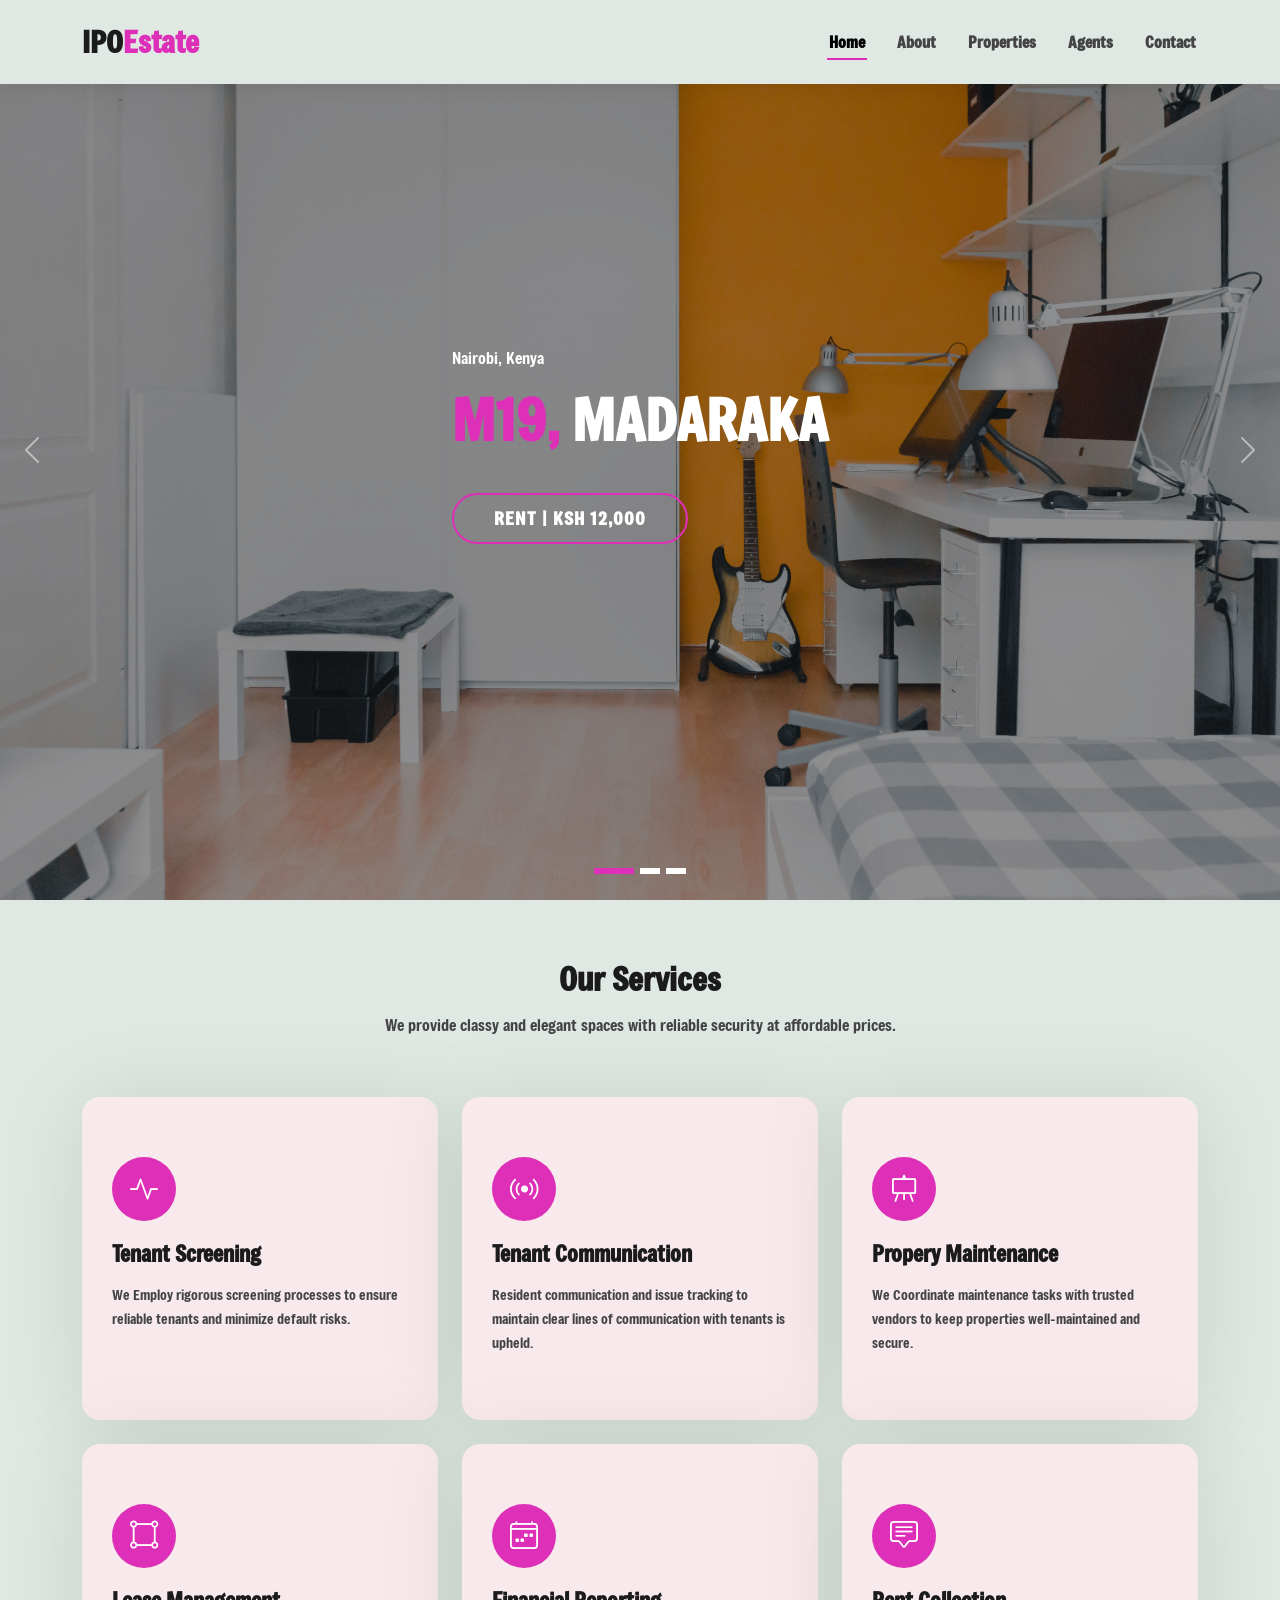
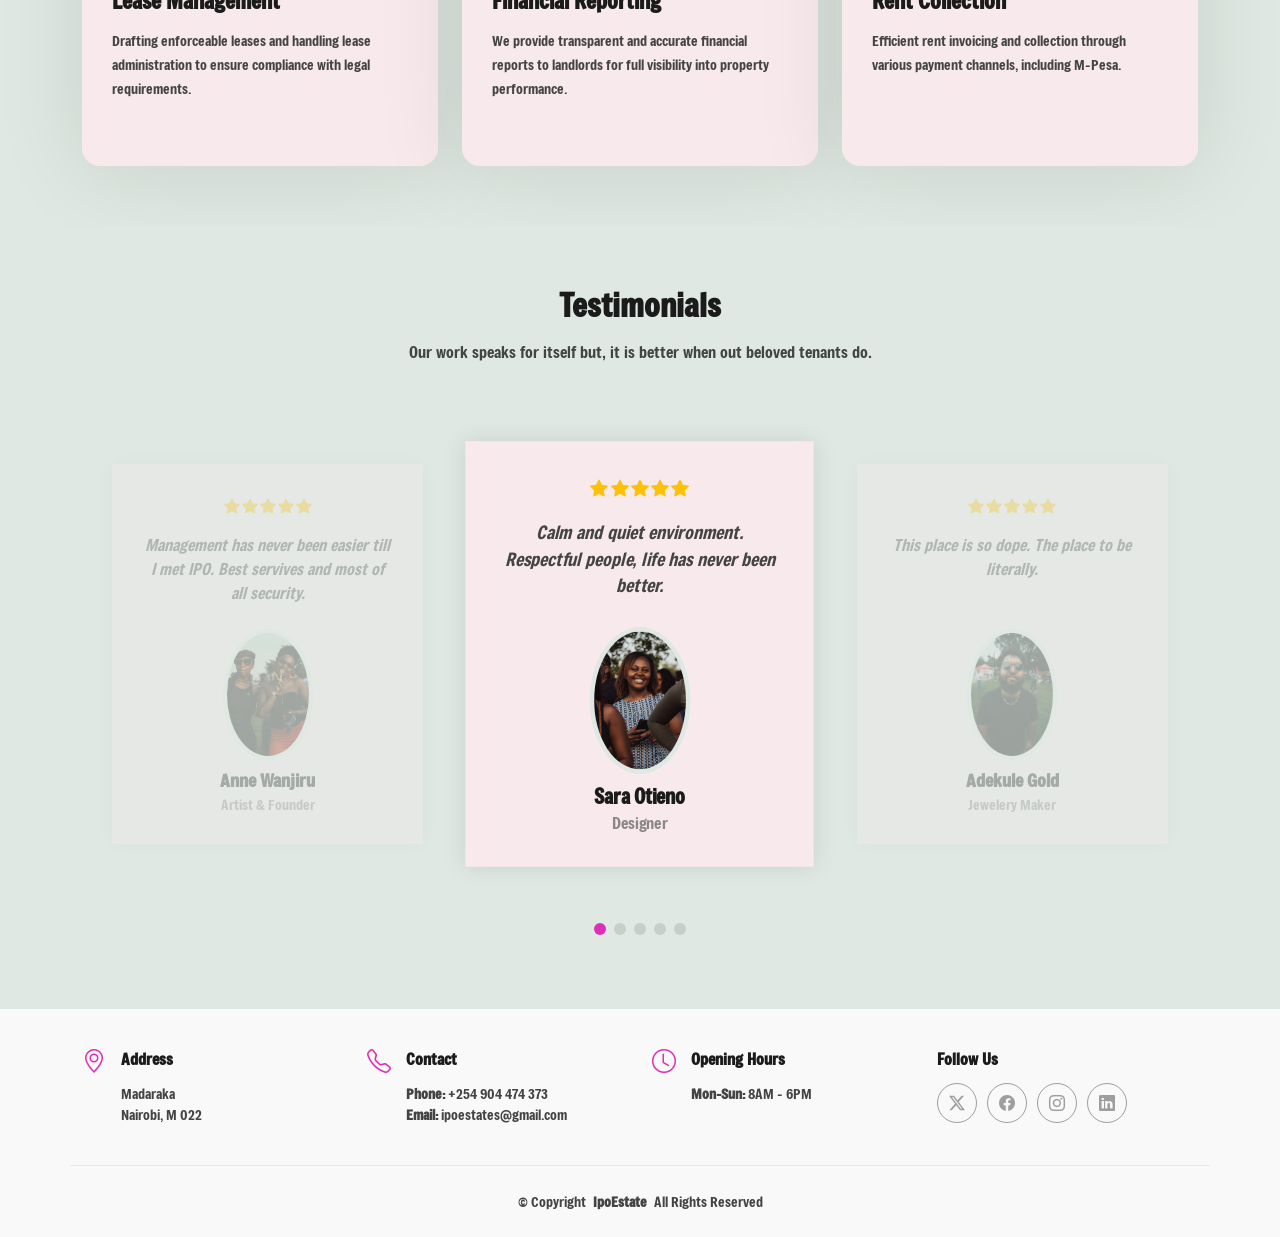
<file: index.html>
<!DOCTYPE html>
<html lang="en">

<head>
  <meta charset="utf-8">
  <meta content="width=device-width, initial-scale=1.0" name="viewport">
  <title>Home - IPOEstate</title>
  <meta name="description" content="">
  <meta name="keywords" content="">

  <!-- Favicons -->
  <link href="assets/img/favicon.png" rel="icon">
  <link href="assets/img/apple-touch-icon.png" rel="apple-touch-icon">

  <!-- Fonts -->
  <link rel="preconnect" href="https://fonts.googleapis.com">
  <link rel="preconnect" href="https://fonts.gstatic.com" crossorigin>
  <link href="https://fonts.googleapis.com/css2?family=Freeman&family=Irish+Grover&family=Roboto:ital,wght@0,100..900;1,100..900&display=swap" rel="stylesheet">
  <link href="https://fonts.googleapis.com" rel="preconnect">
  <link href="https://fonts.gstatic.com" rel="preconnect" crossorigin>
  <link href="https://fonts.googleapis.com/css2?family=Roboto:ital,wght@0,100;0,300;0,400;0,500;0,700;0,900;1,100;1,300;1,400;1,500;1,700;1,900&family=Poppins:ital,wght@0,100;0,200;0,300;0,400;0,500;0,600;0,700;0,800;0,900;1,100;1,200;1,300;1,400;1,500;1,600;1,700;1,800;1,900&family=Raleway:ital,wght@0,100;0,200;0,300;0,400;0,500;0,600;0,700;0,800;0,900;1,100;1,200;1,300;1,400;1,500;1,600;1,700;1,800;1,900&display=swap" rel="stylesheet">

  <!-- Vendor CSS Files -->
  <link href="assets/vendor/bootstrap/css/bootstrap.min.css" rel="stylesheet">
  <link href="assets/vendor/bootstrap-icons/bootstrap-icons.css" rel="stylesheet">
  <link href="assets/vendor/aos/aos.css" rel="stylesheet">
  <link href="assets/vendor/fontawesome-free/css/all.min.css" rel="stylesheet">
  <link href="assets/vendor/swiper/swiper-bundle.min.css" rel="stylesheet">

  <!-- Main CSS File -->
  <link href="assets/css/main.css" rel="stylesheet">

</head>

<body class="index-page">

  <header id="header" class="header d-flex align-items-center fixed-top">
    <div class="container-fluid container-xl position-relative d-flex align-items-center justify-content-between">

      <a href="index.html" class="logo d-flex align-items-center">
        <!-- Uncomment the line below if you also wish to use an image logo -->
        <!-- <img src="assets/img/logo.png" alt=""> -->
        <h1 class="sitename">IPO<span>Estate</span></h1>
      </a>

      <nav id="navmenu" class="navmenu">
        <ul>
          <li><a href="index.html" class="active">Home</a></li>
          <li><a href="about.html">About</a></li>
          <li><a href="properties.html">Properties</a></li>
          <li><a href="agents.html">Agents</a></li>
          <li><a href="contact.html">Contact</a></li>
        </ul>
        <i class="mobile-nav-toggle d-xl-none bi bi-list"></i>
      </nav>

    </div>
  </header>

  <main class="main">

    <!-- Hero Section -->
    <section id="hero" class="hero section dark-background">

      <div id="hero-carousel" class="carousel slide" data-bs-ride="carousel" data-bs-interval="5000">

        <div class="carousel-item active">
          <img src="assets/img/hero-carousel/hero-carousel-1.jpg" alt="">
          <div class="carousel-container">
            <div>
              <p>Nairobi, Kenya</p>
              <h2><span>M19,</span> Madaraka</h2>
              <a href="property-single.html" class="btn-get-started">rent | Ksh 12,000</a>
            </div>
          </div>
        </div><!-- End Carousel Item -->

        <div class="carousel-item">
          <img src="assets/img/hero-carousel/hero-carousel-2.jpg" alt="">
          <div class="carousel-container">
            <div>
              <p>Nairobi, Kenya</p>
              <h2><span>M17,</span> Madaraka</h2>
              <a href="property-single.html" class="btn-get-started">sale | Ksh 20,000</a>
            </div>
          </div>
        </div><!-- End Carousel Item -->

        <div class="carousel-item">
          <img src="assets/img/hero-carousel/hero-carousel-3.jpg" alt="">
          <div class="carousel-container">
            <div>
              <p>Nairobi, Kenya</p>
              <h2><span>M15,</span> Madaraka</h2>
              <a href="property-single.html" class="btn-get-started">rent | Ksh 30.000</a>
            </div>
          </div>
        </div><!-- End Carousel Item -->

        <a class="carousel-control-prev" href="#hero-carousel" role="button" data-bs-slide="prev">
          <span class="carousel-control-prev-icon bi bi-chevron-left" aria-hidden="true"></span>
        </a>

        <a class="carousel-control-next" href="#hero-carousel" role="button" data-bs-slide="next">
          <span class="carousel-control-next-icon bi bi-chevron-right" aria-hidden="true"></span>
        </a>

        <ol class="carousel-indicators"></ol>

      </div>

    </section><!-- /Hero Section -->

    <!-- Services Section -->
    <section id="services" class="services section">

      <!-- Section Title -->
      <div class="container section-title" data-aos="fade-up">
        <h2>Our Services</h2>
        <p>We provide classy and elegant spaces with reliable security at affordable prices.</p>
      </div><!-- End Section Title -->

      <div class="container">

        <div class="row gy-4">

          <div class="col-lg-4 col-md-6" data-aos="fade-up" data-aos-delay="100">
            <div class="service-item  position-relative">
              <div class="icon">
                <i class="bi bi-activity"></i>
              </div>
              <a href="service-details.html" class="stretched-link">
                <h3>Tenant Screening</h3>
              </a>
              <p>We Employ rigorous screening processes to ensure reliable tenants and minimize default risks.</p>
            </div>
          </div><!-- End Service Item -->

          <div class="col-lg-4 col-md-6" data-aos="fade-up" data-aos-delay="200">
            <div class="service-item position-relative">
              <div class="icon">
                <i class="bi bi-broadcast"></i>
              </div>
              <a href="service-details.html" class="stretched-link">
                <h3>Tenant Communication</h3>
              </a>
              <p>Resident communication and issue tracking to maintain clear lines of communication with tenants is upheld.</p>
            </div>
          </div><!-- End Service Item -->

          <div class="col-lg-4 col-md-6" data-aos="fade-up" data-aos-delay="300">
            <div class="service-item position-relative">
              <div class="icon">
                <i class="bi bi-easel"></i>
              </div>
              <a href="service-details.html" class="stretched-link">
                <h3>Propery Maintenance</h3>
              </a>
              <p>We Coordinate maintenance tasks with trusted vendors to keep properties well-maintained and secure.</p>
            </div>
          </div><!-- End Service Item -->

          <div class="col-lg-4 col-md-6" data-aos="fade-up" data-aos-delay="400">
            <div class="service-item position-relative">
              <div class="icon">
                <i class="bi bi-bounding-box-circles"></i>
              </div>
              <a href="service-details.html" class="stretched-link">
                <h3>Lease Management</h3>
              </a>
              <p>Drafting enforceable leases and handling lease administration to ensure compliance with legal requirements.</p>
              <a href="service-details.html" class="stretched-link"></a>
            </div>
          </div><!-- End Service Item -->

          <div class="col-lg-4 col-md-6" data-aos="fade-up" data-aos-delay="500">
            <div class="service-item position-relative">
              <div class="icon">
                <i class="bi bi-calendar4-week"></i>
              </div>
              <a href="service-details.html" class="stretched-link">
                <h3>Financial Reporting</h3>
              </a>
              <p>We provide transparent and accurate financial reports to landlords for full visibility into property performance.</p>
              <a href="service-details.html" class="stretched-link"></a>
            </div>
          </div><!-- End Service Item -->

          <div class="col-lg-4 col-md-6" data-aos="fade-up" data-aos-delay="600">
            <div class="service-item position-relative">
              <div class="icon">
                <i class="bi bi-chat-square-text"></i>
              </div>
              <a href="service-details.html" class="stretched-link">
                <h3>Rent Collection</h3>
              </a>
              <p>Efficient rent invoicing and collection through various payment channels, including M-Pesa. </p>
              <a href="service-details.html" class="stretched-link"></a>
            </div>
          </div><!-- End Service Item -->

        </div>

      </div>

    </section><!-- /Services Section -->


    <!-- Testimonials Section -->
    <section id="testimonials" class="testimonials section">

      <!-- Section Title -->
      <div class="container section-title" data-aos="fade-up">
        <h2>Testimonials</h2>
        <p>Our work speaks for itself but, it is better when out beloved tenants do.</p>
      </div><!-- End Section Title -->

      <div class="container" data-aos="fade-up" data-aos-delay="100">

        <div class="swiper init-swiper">
          <script type="application/json" class="swiper-config">
            {
              "loop": true,
              "speed": 600,
              "autoplay": {
                "delay": 5000
              },
              "slidesPerView": "auto",
              "pagination": {
                "el": ".swiper-pagination",
                "type": "bullets",
                "clickable": true
              },
              "breakpoints": {
                "320": {
                  "slidesPerView": 1,
                  "spaceBetween": 40
                },
                "1200": {
                  "slidesPerView": 3,
                  "spaceBetween": 1
                }
              }
            }
          </script>
          <div class="swiper-wrapper">

            <div class="swiper-slide">
              <div class="testimonial-item">
                <div class="stars">
                  <i class="bi bi-star-fill"></i><i class="bi bi-star-fill"></i><i class="bi bi-star-fill"></i><i class="bi bi-star-fill"></i><i class="bi bi-star-fill"></i>
                </div>
                <p>
                Management has never been easier till I met IPO. Best servives and most of all security.
                </p>
                <div class="profile mt-auto">
                  <img src="assets/img/testimonials/testimonials-1.jpg" class="testimonial-img" alt="">
                  <h3>Anne Wanjiru</h3>
                  <h4>Artist &amp; Founder</h4>
                </div>
              </div>
            </div><!-- End testimonial item -->

            <div class="swiper-slide">
              <div class="testimonial-item">
                <div class="stars">
                  <i class="bi bi-star-fill"></i><i class="bi bi-star-fill"></i><i class="bi bi-star-fill"></i><i class="bi bi-star-fill"></i><i class="bi bi-star-fill"></i>
                </div>
                <p>
                  Calm and quiet environment. Respectful people, life has never been better.
                </p>
                <div class="profile mt-auto">
                  <img src="assets/img/testimonials/testimonials-2.jpg" class="testimonial-img" alt="">
                  <h3>Sara Otieno</h3>
                  <h4>Designer</h4>
                </div>
              </div>
            </div><!-- End testimonial item -->

            <div class="swiper-slide">
              <div class="testimonial-item">
                <div class="stars">
                  <i class="bi bi-star-fill"></i><i class="bi bi-star-fill"></i><i class="bi bi-star-fill"></i><i class="bi bi-star-fill"></i><i class="bi bi-star-fill"></i>
                </div>
                <p>
                  This place is so dope. The place to be literally.
                </p>
                <div class="profile mt-auto">
                  <img src="assets/img/testimonials/testimonials-3.jpg" class="testimonial-img" alt="">
                  <h3>Adekule Gold</h3>
                  <h4>Jewelery Maker</h4>
                </div>
              </div>
            </div><!-- End testimonial item -->

            <div class="swiper-slide">
              <div class="testimonial-item">
                <div class="stars">
                  <i class="bi bi-star-fill"></i><i class="bi bi-star-fill"></i><i class="bi bi-star-fill"></i><i class="bi bi-star-fill"></i><i class="bi bi-star-fill"></i>
                </div>
                <p>
                  The security is worth giving an applause, the quick reponses and agility to get things done and fixed has my heart. This is the perfect place for anyone who love undisterbed peace and tranquility.
                </p>
                <div class="profile mt-auto">
                  <img src="assets/img/testimonials/testimonials-4.jpg" class="testimonial-img" alt="">
                  <h3>Ye Li</h3>
                  <h4>Freelancer</h4>
                </div>
              </div>
            </div><!-- End testimonial item -->

            <div class="swiper-slide">
              <div class="testimonial-item">
                <div class="stars">
                  <i class="bi bi-star-fill"></i><i class="bi bi-star-fill"></i><i class="bi bi-star-fill"></i><i class="bi bi-star-fill"></i><i class="bi bi-star-fill"></i>
                </div>
                <p>
                  Clean, Calm and Secure.
                </p>
                <div class="profile mt-auto">
                  <img src="assets/img/testimonials/testimonials-5.jpg" class="testimonial-img" alt="">
                  <h3>John Larson</h3>
                  <h4>Entrepreneur</h4>
                </div>
              </div>
            </div><!-- End testimonial item -->

          </div>
          <div class="swiper-pagination"></div>
        </div>

      </div>

    </section><!-- /Testimonials Section -->

  </main>

  <footer id="footer" class="footer light-background">

    <div class="container">
      <div class="row gy-3">
        <div class="col-lg-3 col-md-6 d-flex">
          <i class="bi bi-geo-alt icon"></i>
          <div class="address">
            <h4>Address</h4>
            <p>Madaraka</p>
            <p>Nairobi,  M 022</p>
            <p></p>
          </div>

        </div>

        <div class="col-lg-3 col-md-6 d-flex">
          <i class="bi bi-telephone icon"></i>
          <div>
            <h4>Contact</h4>
            <p>
              <strong>Phone:</strong> <span>+254 904 474 373</span><br>
              <strong>Email:</strong> <span>ipoestates@gmail.com</span><br>
            </p>
          </div>
        </div>

        <div class="col-lg-3 col-md-6 d-flex">
          <i class="bi bi-clock icon"></i>
          <div>
            <h4>Opening Hours</h4>
            <p>
              <strong>Mon-Sun:</strong> <span>8AM - 6PM</span><br>
            </p>
          </div>
        </div>

        <div class="col-lg-3 col-md-6">
          <h4>Follow Us</h4>
          <div class="social-links d-flex">
            <a href="#" class="twitter"><i class="bi bi-twitter-x"></i></a>
            <a href="#" class="facebook"><i class="bi bi-facebook"></i></a>
            <a href="#" class="instagram"><i class="bi bi-instagram"></i></a>
            <a href="#" class="linkedin"><i class="bi bi-linkedin"></i></a>
          </div>
        </div>

      </div>
    </div>

    <div class="container copyright text-center mt-4">
      <p>© <span>Copyright</span> <strong class="px-1 sitename">IpoEstate</strong> <span>All Rights Reserved</span></p>
     
    </div>

  </footer>

  <!-- Scroll Top -->
  <a href="#" id="scroll-top" class="scroll-top d-flex align-items-center justify-content-center"><i class="bi bi-arrow-up-short"></i></a>

  <!-- Preloader -->
  <div id="preloader"></div>

  <!-- Vendor JS Files -->
  <script src="assets/vendor/bootstrap/js/bootstrap.bundle.min.js"></script>
  <script src="assets/vendor/php-email-form/validate.js"></script>
  <script src="assets/vendor/aos/aos.js"></script>
  <script src="assets/vendor/swiper/swiper-bundle.min.js"></script>
  <script src="assets/vendor/purecounter/purecounter_vanilla.js"></script>

  <!-- Main JS File -->
  <script src="assets/js/main.js"></script>

</body>

</html>
</file>
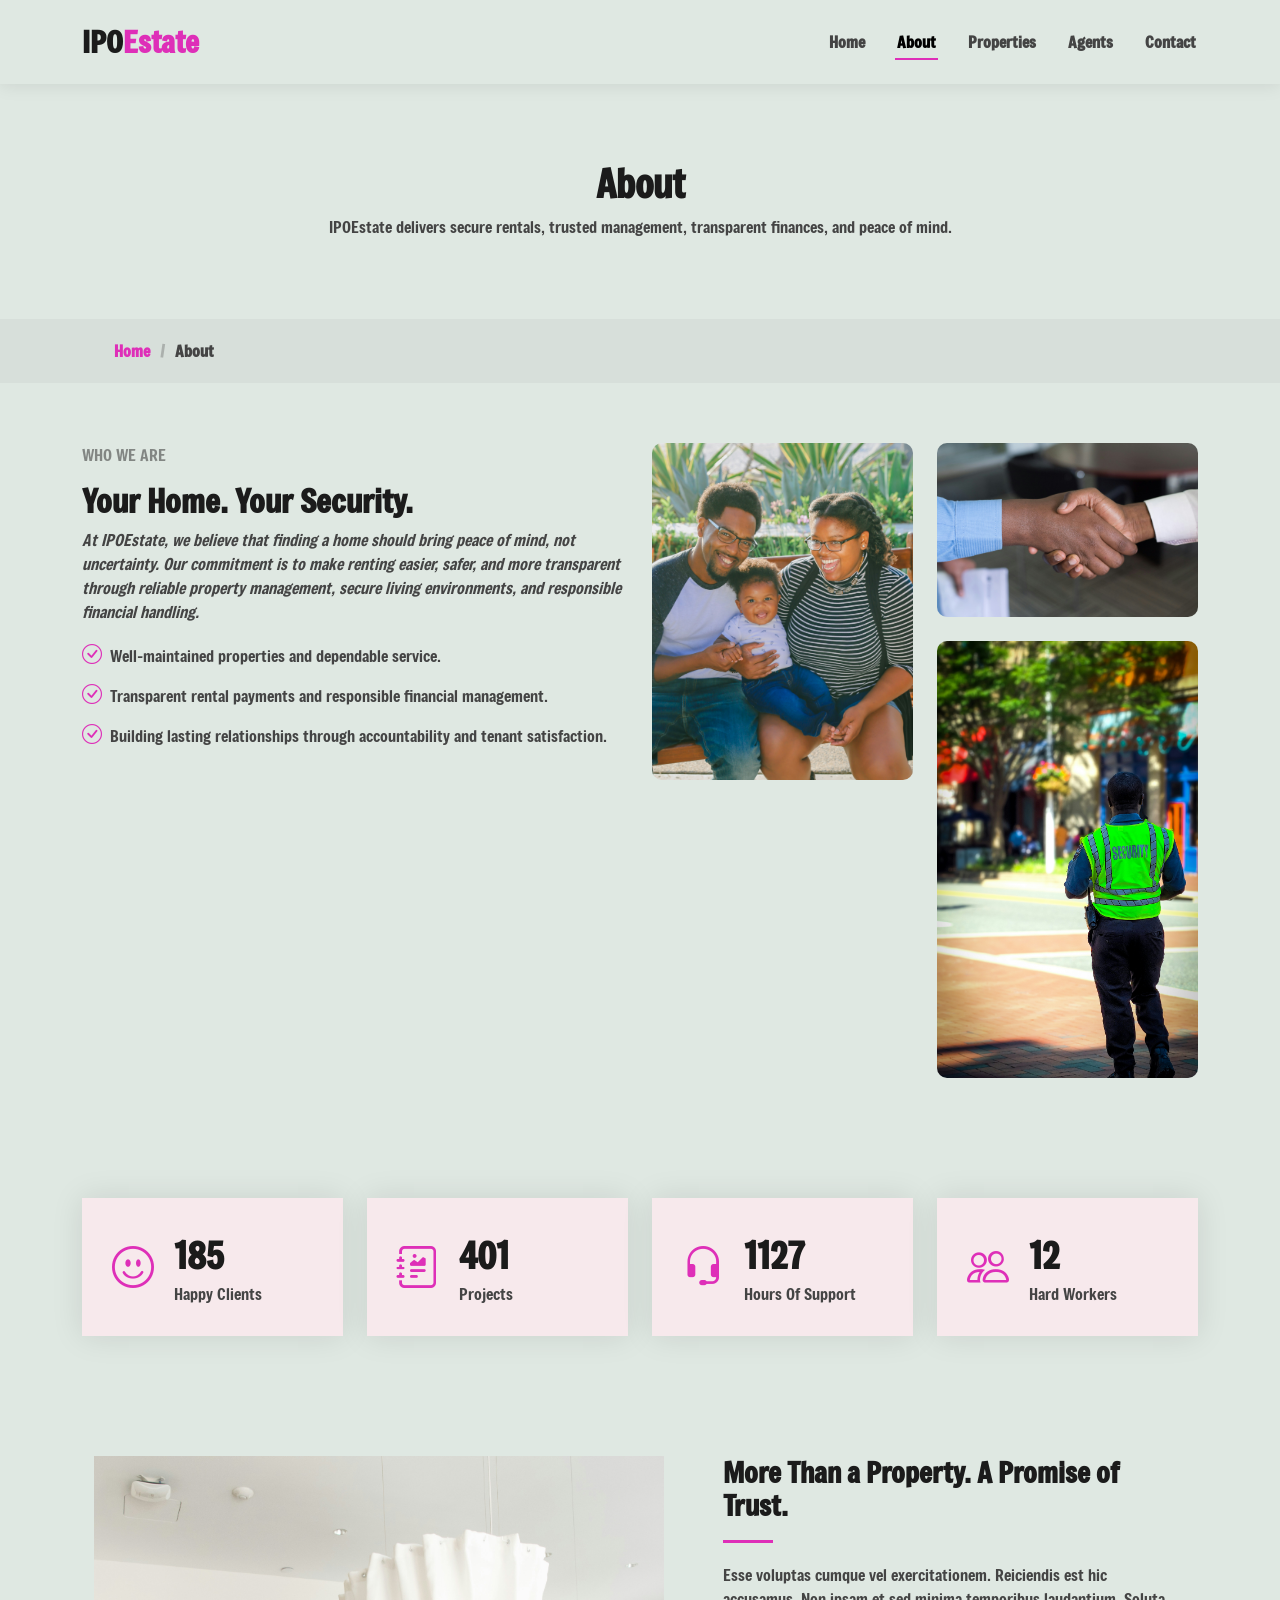
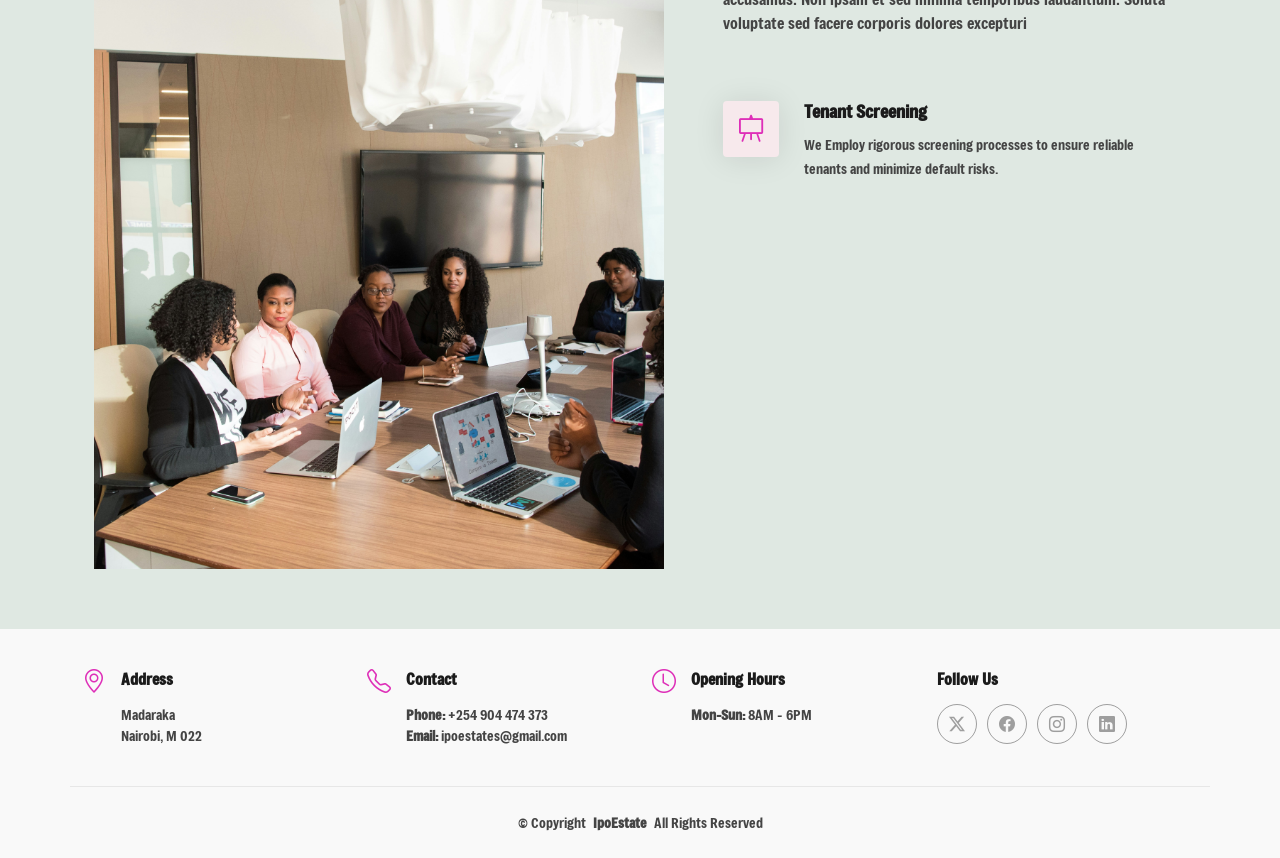
<file: about.html>
<!DOCTYPE html>
<html lang="en">

<head>
  <meta charset="utf-8">
  <meta content="width=device-width, initial-scale=1.0" name="viewport">
  <title>About - IPOEstate</title>
  <meta name="description" content="">
  <meta name="keywords" content="">

  <!-- Favicons -->
  <link href="assets/img/favicon.png" rel="icon">
  <link href="assets/img/apple-touch-icon.png" rel="apple-touch-icon">

  <!-- Fonts -->
  <link rel="preconnect" href="https://fonts.googleapis.com">
  <link rel="preconnect" href="https://fonts.gstatic.com" crossorigin>
  <link href="https://fonts.googleapis.com/css2?family=Freeman&family=Irish+Grover&family=Roboto:ital,wght@0,100..900;1,100..900&display=swap" rel="stylesheet">
 
  <link href="https://fonts.googleapis.com" rel="preconnect">
  <link href="https://fonts.gstatic.com" rel="preconnect" crossorigin>
  <link href="https://fonts.googleapis.com/css2?family=Roboto:ital,wght@0,100;0,300;0,400;0,500;0,700;0,900;1,100;1,300;1,400;1,500;1,700;1,900&family=Poppins:ital,wght@0,100;0,200;0,300;0,400;0,500;0,600;0,700;0,800;0,900;1,100;1,200;1,300;1,400;1,500;1,600;1,700;1,800;1,900&family=Raleway:ital,wght@0,100;0,200;0,300;0,400;0,500;0,600;0,700;0,800;0,900;1,100;1,200;1,300;1,400;1,500;1,600;1,700;1,800;1,900&display=swap" rel="stylesheet">

  <!-- Vendor CSS Files -->
  <link href="assets/vendor/bootstrap/css/bootstrap.min.css" rel="stylesheet">
  <link href="assets/vendor/bootstrap-icons/bootstrap-icons.css" rel="stylesheet">
  <link href="assets/vendor/aos/aos.css" rel="stylesheet">
  <link href="assets/vendor/fontawesome-free/css/all.min.css" rel="stylesheet">
  <link href="assets/vendor/swiper/swiper-bundle.min.css" rel="stylesheet">

  <!-- Main CSS File -->
  <link href="assets/css/main.css" rel="stylesheet">

 
</head>

<body class="about-page">

  <header id="header" class="header d-flex align-items-center fixed-top">
    <div class="container-fluid container-xl position-relative d-flex align-items-center justify-content-between">

      <a href="index.html" class="logo d-flex align-items-center">
        <!-- Uncomment the line below if you also wish to use an image logo -->
        <!-- <img src="assets/img/logo.png" alt=""> -->
        <h1 class="sitename">IPO<span>Estate</span></h1>
      </a>

      <nav id="navmenu" class="navmenu">
        <ul>
          <li><a href="index.html">Home</a></li>
          <li><a href="about.html" class="active">About</a></li>
          <li><a href="properties.html">Properties</a></li>
          <li><a href="agents.html">Agents</a></li>
          <li><a href="contact.html">Contact</a></li>
        </ul>
        <i class="mobile-nav-toggle d-xl-none bi bi-list"></i>
      </nav>

    </div>
  </header>

  <main class="main">

    <!-- Page Title -->
    <div class="page-title" data-aos="fade">
      <div class="heading">
        <div class="container">
          <div class="row d-flex justify-content-center text-center">
            <div class="col-lg-8">
              <h1>About</h1>
              <p class="mb-0"> IPOEstate delivers secure rentals, trusted management, transparent finances, and peace of mind.</p>
            </div>
          </div>
        </div>
      </div>
      <nav class="breadcrumbs">
        <div class="container">
          <ol>
            <li><a href="index.html">Home</a></li>
            <li class="current">About</li>
          </ol>
        </div>
      </nav>
    </div><!-- End Page Title -->

    <!-- About Section -->
    <section id="about" class="about section">

      <div class="container">

        <div class="row gy-4">

          <div class="col-lg-6 content" data-aos="fade-up" data-aos-delay="100">
            <p class="who-we-are">Who We Are</p>
            <h3>Your Home. Your Security.</h3>
            <p class="fst-italic">
             At IPOEstate, we believe that finding a home should bring peace of mind, not uncertainty. Our commitment is to make renting easier, safer, and more transparent through reliable property management, secure living environments, and responsible financial handling.
            </p>
            <ul>
              <li><i class="bi bi-check-circle"></i> <span>Well-maintained properties and dependable service.</span></li>
              <li><i class="bi bi-check-circle"></i> <span>Transparent rental payments and responsible financial management.</span></li>
              <li><i class="bi bi-check-circle"></i> <span>Building lasting relationships through accountability and tenant satisfaction.</span></li>
            </ul>
          </div>

          <div class="col-lg-6 about-images" data-aos="fade-up" data-aos-delay="200">
            <div class="row gy-4">
              <div class="col-lg-6">
                <img src="assets/img/about-company-1.jpg" class="img-fluid" alt="">
              </div>
              <div class="col-lg-6">
                <div class="row gy-4">
                  <div class="col-lg-12">
                    <img src="assets/img/about-company-2.jpg" class="img-fluid" alt="">
                  </div>
                  <div class="col-lg-12">
                    <img src="assets/img/about-company-3.jpg" class="img-fluid" alt="">
                  </div>
                </div>
              </div>
            </div>

          </div>

        </div>

      </div>
    </section><!-- /About Section -->

    <!-- Stats Section -->
    <section id="stats" class="stats section">

      <div class="container" data-aos="fade-up" data-aos-delay="100">

        <div class="row gy-4">

          <div class="col-lg-3 col-md-6">
            <div class="stats-item d-flex align-items-center w-100 h-100">
              <i class="bi bi-emoji-smile color-blue flex-shrink-0"></i>
              <div>
                <span data-purecounter-start="0" data-purecounter-end="240" data-purecounter-duration="1" class="purecounter"></span>
                <p>Happy Clients</p>
              </div>
            </div>
          </div><!-- End Stats Item -->

          <div class="col-lg-3 col-md-6">
            <div class="stats-item d-flex align-items-center w-100 h-100">
              <i class="bi bi-journal-richtext color-orange flex-shrink-0"></i>
              <div>
                <span data-purecounter-start="0" data-purecounter-end="521" data-purecounter-duration="1" class="purecounter"></span>
                <p>Projects</p>
              </div>
            </div>
          </div><!-- End Stats Item -->

          <div class="col-lg-3 col-md-6">
            <div class="stats-item d-flex align-items-center w-100 h-100">
              <i class="bi bi-headset color-green flex-shrink-0"></i>
              <div>
                <span data-purecounter-start="0" data-purecounter-end="1463" data-purecounter-duration="1" class="purecounter"></span>
                <p>Hours Of Support</p>
              </div>
            </div>
          </div><!-- End Stats Item -->

          <div class="col-lg-3 col-md-6">
            <div class="stats-item d-flex align-items-center w-100 h-100">
              <i class="bi bi-people color-pink flex-shrink-0"></i>
              <div>
                <span data-purecounter-start="0" data-purecounter-end="15" data-purecounter-duration="1" class="purecounter"></span>
                <p>Hard Workers</p>
              </div>
            </div>
          </div><!-- End Stats Item -->

        </div>

      </div>

    </section><!-- /Stats Section -->

    <!-- Features Section -->
    <section id="features" class="features section">

      <div class="container">

        <div class="row justify-content-around gy-4">
          <div class="features-image col-lg-6" data-aos="fade-up" data-aos-delay="100"><img src="assets/img/features-bg.jpg" alt=""></div>

          <div class="col-lg-5 d-flex flex-column justify-content-center" data-aos="fade-up" data-aos-delay="200">
            <h3>More Than a Property. A Promise of Trust.</h3>
            <p>Esse voluptas cumque vel exercitationem. Reiciendis est hic accusamus. Non ipsam et sed minima temporibus laudantium. Soluta voluptate sed facere corporis dolores excepturi</p>

            <div class="icon-box d-flex position-relative" data-aos="fade-up" data-aos-delay="300">
              <i class="bi bi-easel flex-shrink-0"></i>
              <div>
                <h4><a href="" class="stretched-link">Tenant Screening</a></h4>
                <p>We Employ rigorous screening processes to ensure reliable tenants and minimize default risks.</p>
              </div>
            </div><!-- End Icon Box -->

            <div class="icon-box d-flex position-relative" data-aos="fade-up" data-aos-delay="400">
              <i class="bi bi-patch-check flex-shrink-0"></i>
              <div>
                <h4><a href="" class="stretched-link">Tenant Communication</a></h4>
                <p>Resident communication and issue tracking to maintain clear lines of communication with tenants is upheld.</p>
              </div>
            </div><!-- End Icon Box -->

            <div class="icon-box d-flex position-relative" data-aos="fade-up" data-aos-delay="500">
              <i class="bi bi-brightness-high flex-shrink-0"></i>
              <div>
                <h4><a href="" class="stretched-link">Propery Maintenance</a></h4>
                <p>We Coordinate maintenance tasks with trusted vendors to keep properties well-maintained and secure.</p>
              </div>
            </div><!-- End Icon Box -->

            <div class="icon-box d-flex position-relative" data-aos="fade-up" data-aos-delay="600">
              <i class="bi bi-brightness-high flex-shrink-0"></i>
              <div>
                <h4><a href="" class="stretched-link">Lease Management</a></h4>
                <p>Drafting enforceable leases and handling lease administration to ensure compliance with legal requirements.</p>
              </div>
            </div><!-- End Icon Box -->

          </div>
        </div>

      </div>

    </section><!-- /Features Section -->

  </main>

  <footer id="footer" class="footer light-background">

    <div class="container">
      <div class="row gy-3">
        <div class="col-lg-3 col-md-6 d-flex">
          <i class="bi bi-geo-alt icon"></i>
          <div class="address">
            <h4>Address</h4>
            <p>Madaraka</p>
            <p>Nairobi, M 022</p>
            <p></p>
          </div>

        </div>

        <div class="col-lg-3 col-md-6 d-flex">
          <i class="bi bi-telephone icon"></i>
          <div>
            <h4>Contact</h4>
            <p>
              <strong>Phone:</strong> <span>+254 904 474 373</span><br>
              <strong>Email:</strong> <span>ipoestates@gmail.com</span><br>
            </p>
          </div>
        </div>

        <div class="col-lg-3 col-md-6 d-flex">
          <i class="bi bi-clock icon"></i>
          <div>
            <h4>Opening Hours</h4>
            <p>
              <strong>Mon-Sun:</strong> <span>8AM - 6PM</span><br>
              
            </p>
          </div>
        </div>

        <div class="col-lg-3 col-md-6">
          <h4>Follow Us</h4>
          <div class="social-links d-flex">
            <a href="#" class="twitter"><i class="bi bi-twitter-x"></i></a>
            <a href="#" class="facebook"><i class="bi bi-facebook"></i></a>
            <a href="#" class="instagram"><i class="bi bi-instagram"></i></a>
            <a href="#" class="linkedin"><i class="bi bi-linkedin"></i></a>
          </div>
        </div>

      </div>
    </div>

    <div class="container copyright text-center mt-4">
      <p>© <span>Copyright</span> <strong class="px-1 sitename">IpoEstate</strong> <span>All Rights Reserved</span></p>
      
    </div>

  </footer>

  <!-- Scroll Top -->
  <a href="#" id="scroll-top" class="scroll-top d-flex align-items-center justify-content-center"><i class="bi bi-arrow-up-short"></i></a>

  <!-- Preloader -->
  <div id="preloader"></div>

  <!-- Vendor JS Files -->
  <script src="assets/vendor/bootstrap/js/bootstrap.bundle.min.js"></script>
  <script src="assets/vendor/php-email-form/validate.js"></script>
  <script src="assets/vendor/aos/aos.js"></script>
  <script src="assets/vendor/swiper/swiper-bundle.min.js"></script>
  <script src="assets/vendor/purecounter/purecounter_vanilla.js"></script>

  <!-- Main JS File -->
  <script src="assets/js/main.js"></script>

</body>

</html>
</file>
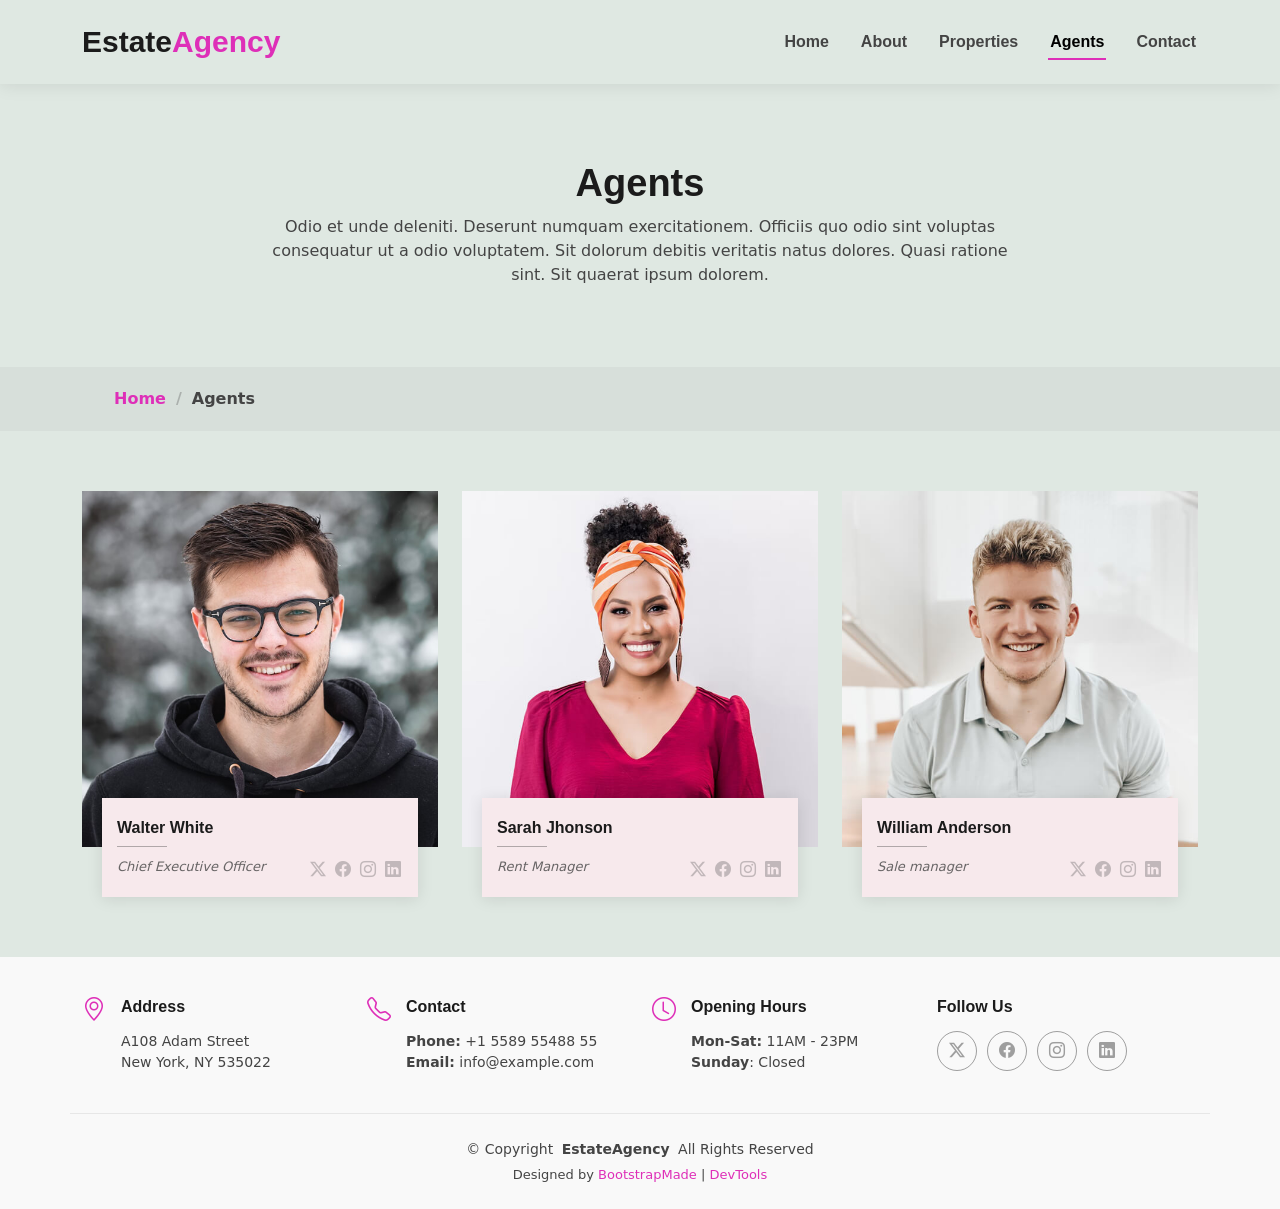
<file: agents.html>
<!DOCTYPE html>
<html lang="en">

<head>
  <meta charset="utf-8">
  <meta content="width=device-width, initial-scale=1.0" name="viewport">
  <title>Agents - EstateAgency Bootstrap Template</title>
  <meta name="description" content="">
  <meta name="keywords" content="">

  <!-- Favicons -->
  <link href="assets/img/favicon.png" rel="icon">
  <link href="assets/img/apple-touch-icon.png" rel="apple-touch-icon">

  <!-- Fonts -->
  <link href="https://fonts.googleapis.com" rel="preconnect">
  <link href="https://fonts.gstatic.com" rel="preconnect" crossorigin>
  <link href="https://fonts.googleapis.com/css2?family=Roboto:ital,wght@0,100;0,300;0,400;0,500;0,700;0,900;1,100;1,300;1,400;1,500;1,700;1,900&family=Poppins:ital,wght@0,100;0,200;0,300;0,400;0,500;0,600;0,700;0,800;0,900;1,100;1,200;1,300;1,400;1,500;1,600;1,700;1,800;1,900&family=Raleway:ital,wght@0,100;0,200;0,300;0,400;0,500;0,600;0,700;0,800;0,900;1,100;1,200;1,300;1,400;1,500;1,600;1,700;1,800;1,900&display=swap" rel="stylesheet">

  <!-- Vendor CSS Files -->
  <link href="assets/vendor/bootstrap/css/bootstrap.min.css" rel="stylesheet">
  <link href="assets/vendor/bootstrap-icons/bootstrap-icons.css" rel="stylesheet">
  <link href="assets/vendor/aos/aos.css" rel="stylesheet">
  <link href="assets/vendor/fontawesome-free/css/all.min.css" rel="stylesheet">
  <link href="assets/vendor/swiper/swiper-bundle.min.css" rel="stylesheet">

  <!-- Main CSS File -->
  <link href="assets/css/main.css" rel="stylesheet">

  <!-- =======================================================
  * Template Name: EstateAgency
  * Template URL: https://bootstrapmade.com/real-estate-agency-bootstrap-template/
  * Updated: Apr 08 2026 with Bootstrap v5.3.8
  * Author: BootstrapMade.com
  * License: https://bootstrapmade.com/license/
  ======================================================== -->
</head>

<body class="agents-page">

  <header id="header" class="header d-flex align-items-center fixed-top">
    <div class="container-fluid container-xl position-relative d-flex align-items-center justify-content-between">

      <a href="index.html" class="logo d-flex align-items-center">
        <!-- Uncomment the line below if you also wish to use an image logo -->
        <!-- <img src="assets/img/logo.png" alt=""> -->
        <h1 class="sitename">Estate<span>Agency</span></h1>
      </a>

      <nav id="navmenu" class="navmenu">
        <ul>
          <li><a href="index.html">Home</a></li>
          <li><a href="about.html">About</a></li>
          <li><a href="properties.html">Properties</a></li>
          <li><a href="agents.html" class="active">Agents</a></li>
          <li><a href="contact.html">Contact</a></li>
        </ul>
        <i class="mobile-nav-toggle d-xl-none bi bi-list"></i>
      </nav>

    </div>
  </header>

  <main class="main">

    <!-- Page Title -->
    <div class="page-title" data-aos="fade">
      <div class="heading">
        <div class="container">
          <div class="row d-flex justify-content-center text-center">
            <div class="col-lg-8">
              <h1>Agents</h1>
              <p class="mb-0">Odio et unde deleniti. Deserunt numquam exercitationem. Officiis quo odio sint voluptas consequatur ut a odio voluptatem. Sit dolorum debitis veritatis natus dolores. Quasi ratione sint. Sit quaerat ipsum dolorem.</p>
            </div>
          </div>
        </div>
      </div>
      <nav class="breadcrumbs">
        <div class="container">
          <ol>
            <li><a href="index.html">Home</a></li>
            <li class="current">Agents</li>
          </ol>
        </div>
      </nav>
    </div><!-- End Page Title -->

    <!-- Agents Section -->
    <section id="agents" class="agents section">

      <div class="container">

        <div class="row gy-5">

          <div class="col-lg-4 col-md-6" data-aos="fade-up" data-aos-delay="100">
            <div class="member">
              <div class="pic"><img src="assets/img/team/team-1.jpg" class="img-fluid" alt=""></div>
              <div class="member-info">
                <h4>Walter White</h4>
                <span>Chief Executive Officer</span>
                <div class="social">
                  <a href=""><i class="bi bi-twitter-x"></i></a>
                  <a href=""><i class="bi bi-facebook"></i></a>
                  <a href=""><i class="bi bi-instagram"></i></a>
                  <a href=""><i class="bi bi-linkedin"></i></a>
                </div>
              </div>
            </div>
          </div><!-- End Team Member -->

          <div class="col-lg-4 col-md-6" data-aos="fade-up" data-aos-delay="200">
            <div class="member">
              <div class="pic"><img src="assets/img/team/team-2.jpg" class="img-fluid" alt=""></div>
              <div class="member-info">
                <h4>Sarah Jhonson</h4>
                <span>Rent Manager</span>
                <div class="social">
                  <a href=""><i class="bi bi-twitter-x"></i></a>
                  <a href=""><i class="bi bi-facebook"></i></a>
                  <a href=""><i class="bi bi-instagram"></i></a>
                  <a href=""><i class="bi bi-linkedin"></i></a>
                </div>
              </div>
            </div>
          </div><!-- End Team Member -->

          <div class="col-lg-4 col-md-6" data-aos="fade-up" data-aos-delay="300">
            <div class="member">
              <div class="pic"><img src="assets/img/team/team-3.jpg" class="img-fluid" alt=""></div>
              <div class="member-info">
                <h4>William Anderson</h4>
                <span>Sale manager<br></span>
                <div class="social">
                  <a href=""><i class="bi bi-twitter-x"></i></a>
                  <a href=""><i class="bi bi-facebook"></i></a>
                  <a href=""><i class="bi bi-instagram"></i></a>
                  <a href=""><i class="bi bi-linkedin"></i></a>
                </div>
              </div>
            </div>
          </div><!-- End Team Member -->

        </div>

      </div>

    </section><!-- /Agents Section -->

  </main>

  <footer id="footer" class="footer light-background">

    <div class="container">
      <div class="row gy-3">
        <div class="col-lg-3 col-md-6 d-flex">
          <i class="bi bi-geo-alt icon"></i>
          <div class="address">
            <h4>Address</h4>
            <p>A108 Adam Street</p>
            <p>New York, NY 535022</p>
            <p></p>
          </div>

        </div>

        <div class="col-lg-3 col-md-6 d-flex">
          <i class="bi bi-telephone icon"></i>
          <div>
            <h4>Contact</h4>
            <p>
              <strong>Phone:</strong> <span>+1 5589 55488 55</span><br>
              <strong>Email:</strong> <span>info@example.com</span><br>
            </p>
          </div>
        </div>

        <div class="col-lg-3 col-md-6 d-flex">
          <i class="bi bi-clock icon"></i>
          <div>
            <h4>Opening Hours</h4>
            <p>
              <strong>Mon-Sat:</strong> <span>11AM - 23PM</span><br>
              <strong>Sunday</strong>: <span>Closed</span>
            </p>
          </div>
        </div>

        <div class="col-lg-3 col-md-6">
          <h4>Follow Us</h4>
          <div class="social-links d-flex">
            <a href="#" class="twitter"><i class="bi bi-twitter-x"></i></a>
            <a href="#" class="facebook"><i class="bi bi-facebook"></i></a>
            <a href="#" class="instagram"><i class="bi bi-instagram"></i></a>
            <a href="#" class="linkedin"><i class="bi bi-linkedin"></i></a>
          </div>
        </div>

      </div>
    </div>

    <div class="container copyright text-center mt-4">
      <p>© <span>Copyright</span> <strong class="px-1 sitename">EstateAgency</strong> <span>All Rights Reserved</span></p>
      <div class="credits">
        <!-- All the links in the footer should remain intact. -->
        <!-- You can delete the links only if you've purchased the pro version. -->
        <!-- Licensing information: https://bootstrapmade.com/license/ -->
        <!-- Purchase the pro version with working PHP/AJAX contact form: [buy-url] -->
        Designed by <a href="https://bootstrapmade.com/">BootstrapMade</a> | <a href="https://bootstrapmade.com/tools/">DevTools</a>
      </div>
    </div>

  </footer>

  <!-- Scroll Top -->
  <a href="#" id="scroll-top" class="scroll-top d-flex align-items-center justify-content-center"><i class="bi bi-arrow-up-short"></i></a>

  <!-- Preloader -->
  <div id="preloader"></div>

  <!-- Vendor JS Files -->
  <script src="assets/vendor/bootstrap/js/bootstrap.bundle.min.js"></script>
  <script src="assets/vendor/php-email-form/validate.js"></script>
  <script src="assets/vendor/aos/aos.js"></script>
  <script src="assets/vendor/swiper/swiper-bundle.min.js"></script>
  <script src="assets/vendor/purecounter/purecounter_vanilla.js"></script>

  <!-- Main JS File -->
  <script src="assets/js/main.js"></script>

</body>

</html>
</file>
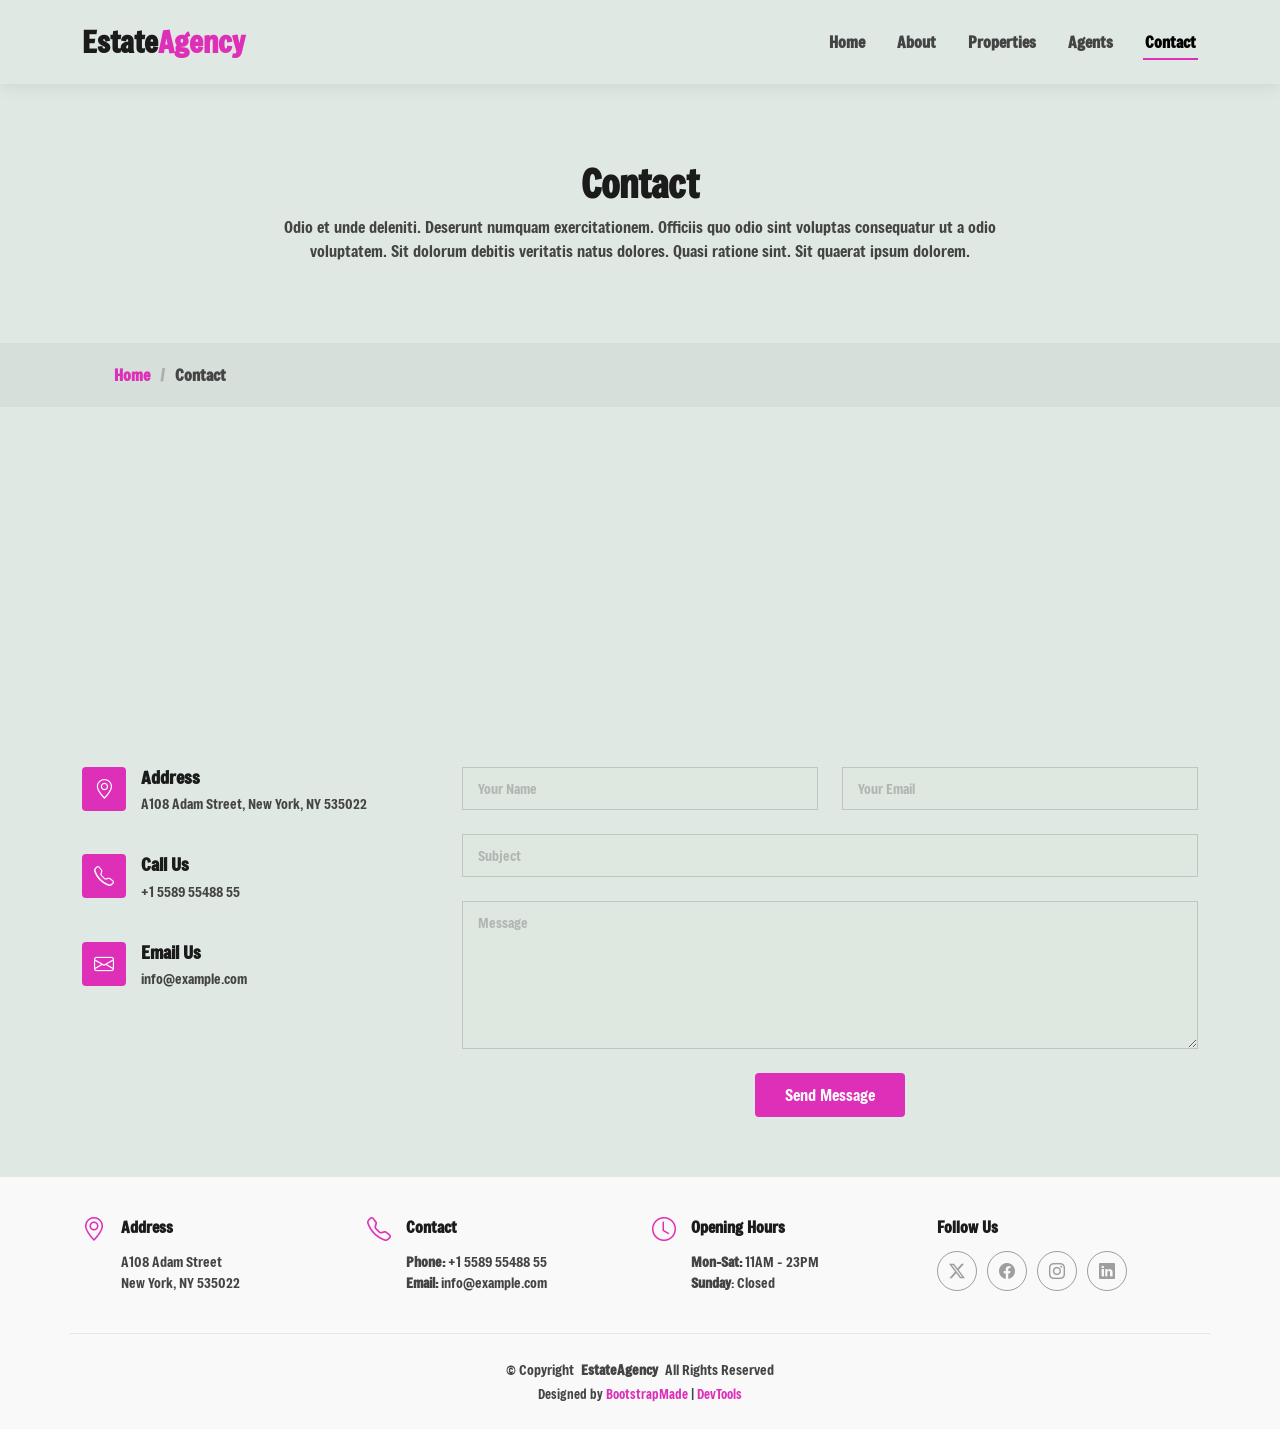
<file: contact.html>
<!DOCTYPE html>
<html lang="en">

<head>
  <meta charset="utf-8">
  <meta content="width=device-width, initial-scale=1.0" name="viewport">
  <title>Contact - EstateAgency Bootstrap Template</title>
  <meta name="description" content="">
  <meta name="keywords" content="">

  <!-- Favicons -->
  <link href="assets/img/favicon.png" rel="icon">
  <link href="assets/img/apple-touch-icon.png" rel="apple-touch-icon">

  <!-- Fonts -->
  <link rel="preconnect" href="https://fonts.googleapis.com">
  <link rel="preconnect" href="https://fonts.gstatic.com" crossorigin>
  <link href="https://fonts.googleapis.com/css2?family=Freeman&family=Irish+Grover&family=Roboto:ital,wght@0,100..900;1,100..900&display=swap" rel="stylesheet">
 
  <link href="https://fonts.googleapis.com" rel="preconnect">
  <link href="https://fonts.gstatic.com" rel="preconnect" crossorigin>
  <link href="https://fonts.googleapis.com/css2?family=Roboto:ital,wght@0,100;0,300;0,400;0,500;0,700;0,900;1,100;1,300;1,400;1,500;1,700;1,900&family=Poppins:ital,wght@0,100;0,200;0,300;0,400;0,500;0,600;0,700;0,800;0,900;1,100;1,200;1,300;1,400;1,500;1,600;1,700;1,800;1,900&family=Raleway:ital,wght@0,100;0,200;0,300;0,400;0,500;0,600;0,700;0,800;0,900;1,100;1,200;1,300;1,400;1,500;1,600;1,700;1,800;1,900&display=swap" rel="stylesheet">

  <!-- Vendor CSS Files -->
  <link href="assets/vendor/bootstrap/css/bootstrap.min.css" rel="stylesheet">
  <link href="assets/vendor/bootstrap-icons/bootstrap-icons.css" rel="stylesheet">
  <link href="assets/vendor/aos/aos.css" rel="stylesheet">
  <link href="assets/vendor/fontawesome-free/css/all.min.css" rel="stylesheet">
  <link href="assets/vendor/swiper/swiper-bundle.min.css" rel="stylesheet">

  <!-- Main CSS File -->
  <link href="assets/css/main.css" rel="stylesheet">

  <!-- =======================================================
  * Template Name: EstateAgency
  * Template URL: https://bootstrapmade.com/real-estate-agency-bootstrap-template/
  * Updated: Apr 08 2026 with Bootstrap v5.3.8
  * Author: BootstrapMade.com
  * License: https://bootstrapmade.com/license/
  ======================================================== -->
</head>

<body class="contact-page">

  <header id="header" class="header d-flex align-items-center fixed-top">
    <div class="container-fluid container-xl position-relative d-flex align-items-center justify-content-between">

      <a href="index.html" class="logo d-flex align-items-center">
        <!-- Uncomment the line below if you also wish to use an image logo -->
        <!-- <img src="assets/img/logo.png" alt=""> -->
        <h1 class="sitename">Estate<span>Agency</span></h1>
      </a>

      <nav id="navmenu" class="navmenu">
        <ul>
          <li><a href="index.html">Home</a></li>
          <li><a href="about.html">About</a></li>
          <li><a href="properties.html">Properties</a></li>
          <li><a href="agents.html">Agents</a></li>
          <li><a href="contact.html" class="active">Contact</a></li>
        </ul>
        <i class="mobile-nav-toggle d-xl-none bi bi-list"></i>
      </nav>

    </div>
  </header>

  <main class="main">

    <!-- Page Title -->
    <div class="page-title" data-aos="fade">
      <div class="heading">
        <div class="container">
          <div class="row d-flex justify-content-center text-center">
            <div class="col-lg-8">
              <h1>Contact</h1>
              <p class="mb-0">Odio et unde deleniti. Deserunt numquam exercitationem. Officiis quo odio sint voluptas consequatur ut a odio voluptatem. Sit dolorum debitis veritatis natus dolores. Quasi ratione sint. Sit quaerat ipsum dolorem.</p>
            </div>
          </div>
        </div>
      </div>
      <nav class="breadcrumbs">
        <div class="container">
          <ol>
            <li><a href="index.html">Home</a></li>
            <li class="current">Contact</li>
          </ol>
        </div>
      </nav>
    </div><!-- End Page Title -->

    <!-- Contact Section -->
    <section id="contact" class="contact section">

      <div class="container" data-aos="fade-up" data-aos-delay="100">

        <div class="mb-4" data-aos="fade-up" data-aos-delay="200">
          <iframe style="border:0; width: 100%; height: 270px;" src="https://www.google.com/maps/embed?pb=!1m14!1m8!1m3!1d48389.78314118045!2d-74.006138!3d40.710059!3m2!1i1024!2i768!4f13.1!3m3!1m2!1s0x89c25a22a3bda30d%3A0xb89d1fe6bc499443!2sDowntown%20Conference%20Center!5e0!3m2!1sen!2sus!4v1676961268712!5m2!1sen!2sus" frameborder="0" allowfullscreen="" loading="lazy" referrerpolicy="no-referrer-when-downgrade"></iframe>
        </div><!-- End Google Maps -->

        <div class="row gy-4">

          <div class="col-lg-4">
            <div class="info-item d-flex" data-aos="fade-up" data-aos-delay="300">
              <i class="bi bi-geo-alt flex-shrink-0"></i>
              <div>
                <h3>Address</h3>
                <p>A108 Adam Street, New York, NY 535022</p>
              </div>
            </div><!-- End Info Item -->

            <div class="info-item d-flex" data-aos="fade-up" data-aos-delay="400">
              <i class="bi bi-telephone flex-shrink-0"></i>
              <div>
                <h3>Call Us</h3>
                <p>+1 5589 55488 55</p>
              </div>
            </div><!-- End Info Item -->

            <div class="info-item d-flex" data-aos="fade-up" data-aos-delay="500">
              <i class="bi bi-envelope flex-shrink-0"></i>
              <div>
                <h3>Email Us</h3>
                <p>info@example.com</p>
              </div>
            </div><!-- End Info Item -->

          </div>

          <div class="col-lg-8">
            <form action="forms/contact.php" method="post" class="php-email-form" data-aos="fade-up" data-aos-delay="200">
              <div class="row gy-4">

                <div class="col-md-6">
                  <input type="text" name="name" class="form-control" placeholder="Your Name" required="">
                </div>

                <div class="col-md-6 ">
                  <input type="email" class="form-control" name="email" placeholder="Your Email" required="">
                </div>

                <div class="col-md-12">
                  <input type="text" class="form-control" name="subject" placeholder="Subject" required="">
                </div>

                <div class="col-md-12">
                  <textarea class="form-control" name="message" rows="6" placeholder="Message" required=""></textarea>
                </div>

                <div class="col-md-12 text-center">
                  <div class="loading">Loading</div>
                  <div class="error-message"></div>
                  <div class="sent-message">Your message has been sent. Thank you!</div>

                  <button type="submit">Send Message</button>
                </div>

              </div>
            </form>
          </div><!-- End Contact Form -->

        </div>

      </div>

    </section><!-- /Contact Section -->

  </main>

  <footer id="footer" class="footer light-background">

    <div class="container">
      <div class="row gy-3">
        <div class="col-lg-3 col-md-6 d-flex">
          <i class="bi bi-geo-alt icon"></i>
          <div class="address">
            <h4>Address</h4>
            <p>A108 Adam Street</p>
            <p>New York, NY 535022</p>
            <p></p>
          </div>

        </div>

        <div class="col-lg-3 col-md-6 d-flex">
          <i class="bi bi-telephone icon"></i>
          <div>
            <h4>Contact</h4>
            <p>
              <strong>Phone:</strong> <span>+1 5589 55488 55</span><br>
              <strong>Email:</strong> <span>info@example.com</span><br>
            </p>
          </div>
        </div>

        <div class="col-lg-3 col-md-6 d-flex">
          <i class="bi bi-clock icon"></i>
          <div>
            <h4>Opening Hours</h4>
            <p>
              <strong>Mon-Sat:</strong> <span>11AM - 23PM</span><br>
              <strong>Sunday</strong>: <span>Closed</span>
            </p>
          </div>
        </div>

        <div class="col-lg-3 col-md-6">
          <h4>Follow Us</h4>
          <div class="social-links d-flex">
            <a href="#" class="twitter"><i class="bi bi-twitter-x"></i></a>
            <a href="#" class="facebook"><i class="bi bi-facebook"></i></a>
            <a href="#" class="instagram"><i class="bi bi-instagram"></i></a>
            <a href="#" class="linkedin"><i class="bi bi-linkedin"></i></a>
          </div>
        </div>

      </div>
    </div>

    <div class="container copyright text-center mt-4">
      <p>© <span>Copyright</span> <strong class="px-1 sitename">EstateAgency</strong> <span>All Rights Reserved</span></p>
      <div class="credits">
        <!-- All the links in the footer should remain intact. -->
        <!-- You can delete the links only if you've purchased the pro version. -->
        <!-- Licensing information: https://bootstrapmade.com/license/ -->
        <!-- Purchase the pro version with working PHP/AJAX contact form: [buy-url] -->
        Designed by <a href="https://bootstrapmade.com/">BootstrapMade</a> | <a href="https://bootstrapmade.com/tools/">DevTools</a>
      </div>
    </div>

  </footer>

  <!-- Scroll Top -->
  <a href="#" id="scroll-top" class="scroll-top d-flex align-items-center justify-content-center"><i class="bi bi-arrow-up-short"></i></a>

  <!-- Preloader -->
  <div id="preloader"></div>

  <!-- Vendor JS Files -->
  <script src="assets/vendor/bootstrap/js/bootstrap.bundle.min.js"></script>
  <script src="assets/vendor/php-email-form/validate.js"></script>
  <script src="assets/vendor/aos/aos.js"></script>
  <script src="assets/vendor/swiper/swiper-bundle.min.js"></script>
  <script src="assets/vendor/purecounter/purecounter_vanilla.js"></script>

  <!-- Main JS File -->
  <script src="assets/js/main.js"></script>

</body>

</html>
</file>
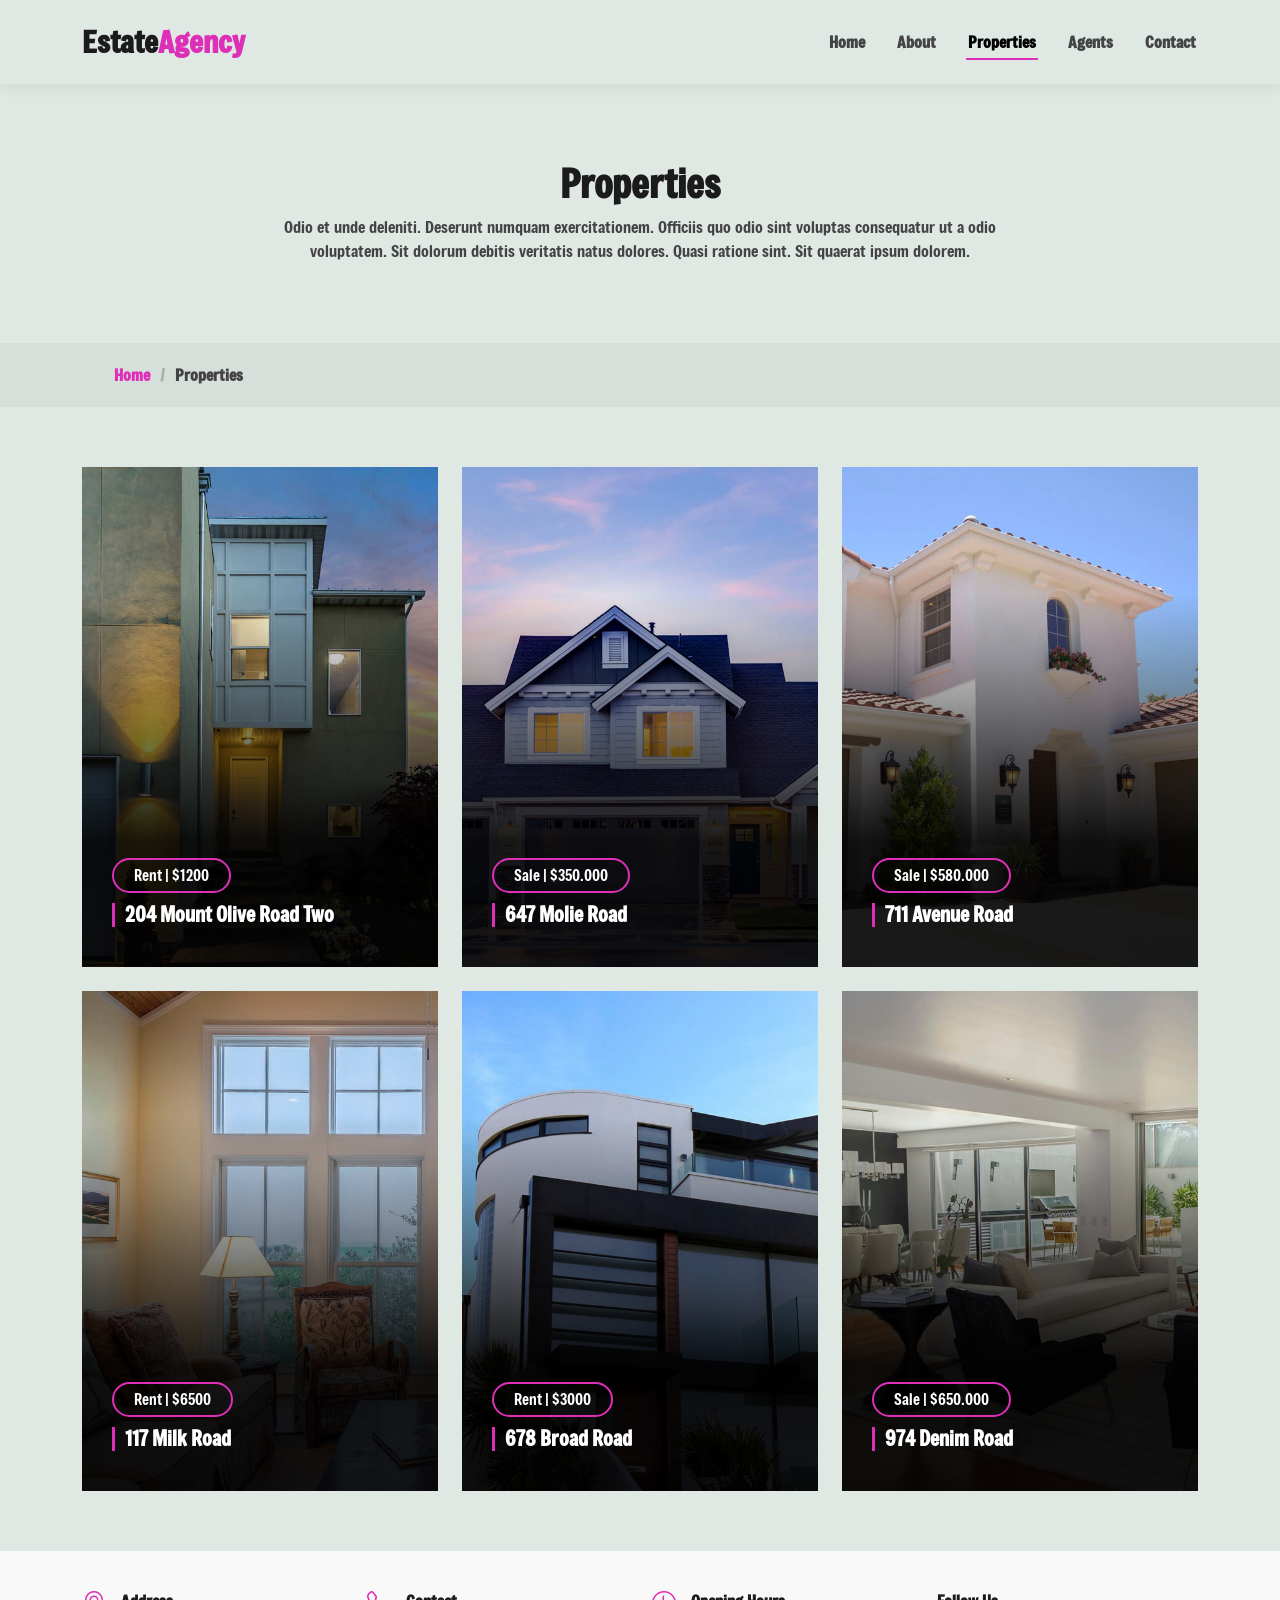
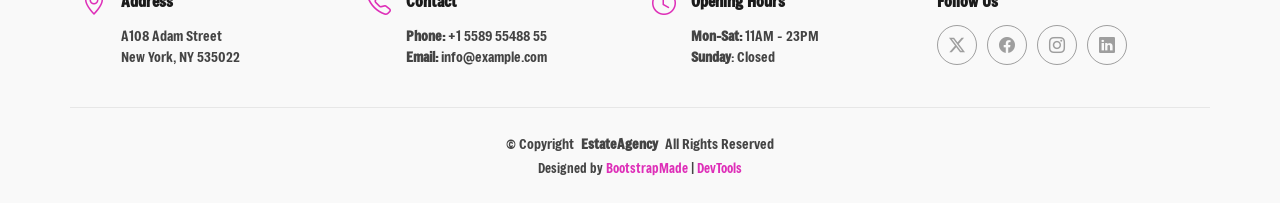
<file: properties.html>
<!DOCTYPE html>
<html lang="en">

<head>
  <meta charset="utf-8">
  <meta content="width=device-width, initial-scale=1.0" name="viewport">
  <title>Properties - EstateAgency Bootstrap Template</title>
  <meta name="description" content="">
  <meta name="keywords" content="">

  <!-- Favicons -->
  <link href="assets/img/favicon.png" rel="icon">
  <link href="assets/img/apple-touch-icon.png" rel="apple-touch-icon">

  <!-- Fonts -->
  <link rel="preconnect" href="https://fonts.googleapis.com">
  <link rel="preconnect" href="https://fonts.gstatic.com" crossorigin>
  <link href="https://fonts.googleapis.com/css2?family=Freeman&family=Irish+Grover&family=Roboto:ital,wght@0,100..900;1,100..900&display=swap" rel="stylesheet">
 
  <link href="https://fonts.googleapis.com" rel="preconnect">
  <link href="https://fonts.gstatic.com" rel="preconnect" crossorigin>
  <link href="https://fonts.googleapis.com/css2?family=Roboto:ital,wght@0,100;0,300;0,400;0,500;0,700;0,900;1,100;1,300;1,400;1,500;1,700;1,900&family=Poppins:ital,wght@0,100;0,200;0,300;0,400;0,500;0,600;0,700;0,800;0,900;1,100;1,200;1,300;1,400;1,500;1,600;1,700;1,800;1,900&family=Raleway:ital,wght@0,100;0,200;0,300;0,400;0,500;0,600;0,700;0,800;0,900;1,100;1,200;1,300;1,400;1,500;1,600;1,700;1,800;1,900&display=swap" rel="stylesheet">

  <!-- Vendor CSS Files -->
  <link href="assets/vendor/bootstrap/css/bootstrap.min.css" rel="stylesheet">
  <link href="assets/vendor/bootstrap-icons/bootstrap-icons.css" rel="stylesheet">
  <link href="assets/vendor/aos/aos.css" rel="stylesheet">
  <link href="assets/vendor/fontawesome-free/css/all.min.css" rel="stylesheet">
  <link href="assets/vendor/swiper/swiper-bundle.min.css" rel="stylesheet">

  <!-- Main CSS File -->
  <link href="assets/css/main.css" rel="stylesheet">

  <!-- =======================================================
  * Template Name: EstateAgency
  * Template URL: https://bootstrapmade.com/real-estate-agency-bootstrap-template/
  * Updated: Apr 08 2026 with Bootstrap v5.3.8
  * Author: BootstrapMade.com
  * License: https://bootstrapmade.com/license/
  ======================================================== -->
</head>

<body class="properties-page">

  <header id="header" class="header d-flex align-items-center fixed-top">
    <div class="container-fluid container-xl position-relative d-flex align-items-center justify-content-between">

      <a href="index.html" class="logo d-flex align-items-center">
        <!-- Uncomment the line below if you also wish to use an image logo -->
        <!-- <img src="assets/img/logo.png" alt=""> -->
        <h1 class="sitename">Estate<span>Agency</span></h1>
      </a>

      <nav id="navmenu" class="navmenu">
        <ul>
          <li><a href="index.html">Home</a></li>
          <li><a href="about.html">About</a></li>
          <li><a href="properties.html" class="active">Properties</a></li>
          <li><a href="agents.html">Agents</a></li>
          <li><a href="contact.html">Contact</a></li>
        </ul>
        <i class="mobile-nav-toggle d-xl-none bi bi-list"></i>
      </nav>

    </div>
  </header>

  <main class="main">

    <!-- Page Title -->
    <div class="page-title" data-aos="fade">
      <div class="heading">
        <div class="container">
          <div class="row d-flex justify-content-center text-center">
            <div class="col-lg-8">
              <h1>Properties</h1>
              <p class="mb-0">Odio et unde deleniti. Deserunt numquam exercitationem. Officiis quo odio sint voluptas consequatur ut a odio voluptatem. Sit dolorum debitis veritatis natus dolores. Quasi ratione sint. Sit quaerat ipsum dolorem.</p>
            </div>
          </div>
        </div>
      </div>
      <nav class="breadcrumbs">
        <div class="container">
          <ol>
            <li><a href="index.html">Home</a></li>
            <li class="current">Properties</li>
          </ol>
        </div>
      </nav>
    </div><!-- End Page Title -->

    <!-- Real Estate Section -->
    <section id="real-estate" class="real-estate section">

      <div class="container">

        <div class="row gy-4">

          <div class="col-xl-4 col-md-6" data-aos="fade-up" data-aos-delay="100">
            <div class="card">
              <img src="assets/img/properties/property-1.jpg" alt="" class="img-fluid">
              <div class="card-body">
                <span class="sale-rent">Rent | $1200</span>
                <h3><a href="property-single.html" class="stretched-link">204 Mount Olive Road Two</a></h3>
                <div class="card-content d-flex flex-column justify-content-center text-center">
                  <div class="row propery-info">
                    <div class="col">Area</div>
                    <div class="col">Beds</div>
                    <div class="col">Baths</div>
                    <div class="col">Garages</div>
                  </div>
                  <div class="row">
                    <div class="col">340m2</div>
                    <div class="col">5</div>
                    <div class="col">2</div>
                    <div class="col">1</div>
                  </div>
                </div>
              </div>
            </div>
          </div><!-- End Property Item -->

          <div class="col-xl-4 col-md-6" data-aos="fade-up" data-aos-delay="200">
            <div class="card">
              <img src="assets/img/properties/property-2.jpg" alt="" class="img-fluid">
              <div class="card-body">
                <span class="sale-rent">Sale | $350.000</span>
                <h3><a href="property-single.html" class="stretched-link">647 Molie Road</a></h3>
                <div class="card-content d-flex flex-column justify-content-center text-center">
                  <div class="row propery-info">
                    <div class="col">Area</div>
                    <div class="col">Beds</div>
                    <div class="col">Baths</div>
                    <div class="col">Garages</div>
                  </div>
                  <div class="row">
                    <div class="col">340m2</div>
                    <div class="col">5</div>
                    <div class="col">2</div>
                    <div class="col">1</div>
                  </div>
                </div>
              </div>
            </div>
          </div><!-- End Property Item -->

          <div class="col-xl-4 col-md-6" data-aos="fade-up" data-aos-delay="300">
            <div class="card">
              <img src="assets/img/properties/property-3.jpg" alt="" class="img-fluid">
              <div class="card-body">
                <span class="sale-rent">Sale | $580.000</span>
                <h3><a href="property-single.html" class="stretched-link">711 Avenue Road</a></h3>
                <div class="card-content d-flex flex-column justify-content-center text-center">
                  <div class="row propery-info">
                    <div class="col">Area</div>
                    <div class="col">Beds</div>
                    <div class="col">Baths</div>
                    <div class="col">Garages</div>
                  </div>
                  <div class="row">
                    <div class="col">340m2</div>
                    <div class="col">5</div>
                    <div class="col">2</div>
                    <div class="col">1</div>
                  </div>
                </div>
              </div>
            </div>
          </div><!-- End Property Item -->

          <div class="col-xl-4 col-md-6" data-aos="fade-up" data-aos-delay="400">
            <div class="card">
              <img src="assets/img/properties/property-4.jpg" alt="" class="img-fluid">
              <div class="card-body">
                <span class="sale-rent">Rent | $6500</span>
                <h3><a href="property-single.html" class="stretched-link">117 Milk Road</a></h3>
                <div class="card-content d-flex flex-column justify-content-center text-center">
                  <div class="row propery-info">
                    <div class="col">Area</div>
                    <div class="col">Beds</div>
                    <div class="col">Baths</div>
                    <div class="col">Garages</div>
                  </div>
                  <div class="row">
                    <div class="col">340m2</div>
                    <div class="col">5</div>
                    <div class="col">2</div>
                    <div class="col">1</div>
                  </div>
                </div>
              </div>
            </div>
          </div><!-- End Property Item -->

          <div class="col-xl-4 col-md-6" data-aos="fade-up" data-aos-delay="500">
            <div class="card">
              <img src="assets/img/properties/property-5.jpg" alt="" class="img-fluid">
              <div class="card-body">
                <span class="sale-rent">Rent | $3000</span>
                <h3><a href="property-single.html" class="stretched-link">678 Broad Road</a></h3>
                <div class="card-content d-flex flex-column justify-content-center text-center">
                  <div class="row propery-info">
                    <div class="col">Area</div>
                    <div class="col">Beds</div>
                    <div class="col">Baths</div>
                    <div class="col">Garages</div>
                  </div>
                  <div class="row">
                    <div class="col">340m2</div>
                    <div class="col">5</div>
                    <div class="col">2</div>
                    <div class="col">1</div>
                  </div>
                </div>
              </div>
            </div>
          </div><!-- End Property Item -->

          <div class="col-xl-4 col-md-6" data-aos="fade-up" data-aos-delay="600">
            <div class="card">
              <img src="assets/img/properties/property-6.jpg" alt="" class="img-fluid">
              <div class="card-body">
                <span class="sale-rent">Sale | $650.000</span>
                <h3><a href="property-single.html" class="stretched-link">974 Denim Road</a></h3>
                <div class="card-content d-flex flex-column justify-content-center text-center">
                  <div class="row propery-info">
                    <div class="col">Area</div>
                    <div class="col">Beds</div>
                    <div class="col">Baths</div>
                    <div class="col">Garages</div>
                  </div>
                  <div class="row">
                    <div class="col">340m2</div>
                    <div class="col">5</div>
                    <div class="col">2</div>
                    <div class="col">1</div>
                  </div>
                </div>
              </div>
            </div>
          </div><!-- End Property Item -->

        </div>

      </div>

    </section><!-- /Real Estate Section -->

  </main>

  <footer id="footer" class="footer light-background">

    <div class="container">
      <div class="row gy-3">
        <div class="col-lg-3 col-md-6 d-flex">
          <i class="bi bi-geo-alt icon"></i>
          <div class="address">
            <h4>Address</h4>
            <p>A108 Adam Street</p>
            <p>New York, NY 535022</p>
            <p></p>
          </div>

        </div>

        <div class="col-lg-3 col-md-6 d-flex">
          <i class="bi bi-telephone icon"></i>
          <div>
            <h4>Contact</h4>
            <p>
              <strong>Phone:</strong> <span>+1 5589 55488 55</span><br>
              <strong>Email:</strong> <span>info@example.com</span><br>
            </p>
          </div>
        </div>

        <div class="col-lg-3 col-md-6 d-flex">
          <i class="bi bi-clock icon"></i>
          <div>
            <h4>Opening Hours</h4>
            <p>
              <strong>Mon-Sat:</strong> <span>11AM - 23PM</span><br>
              <strong>Sunday</strong>: <span>Closed</span>
            </p>
          </div>
        </div>

        <div class="col-lg-3 col-md-6">
          <h4>Follow Us</h4>
          <div class="social-links d-flex">
            <a href="#" class="twitter"><i class="bi bi-twitter-x"></i></a>
            <a href="#" class="facebook"><i class="bi bi-facebook"></i></a>
            <a href="#" class="instagram"><i class="bi bi-instagram"></i></a>
            <a href="#" class="linkedin"><i class="bi bi-linkedin"></i></a>
          </div>
        </div>

      </div>
    </div>

    <div class="container copyright text-center mt-4">
      <p>© <span>Copyright</span> <strong class="px-1 sitename">EstateAgency</strong> <span>All Rights Reserved</span></p>
      <div class="credits">
        <!-- All the links in the footer should remain intact. -->
        <!-- You can delete the links only if you've purchased the pro version. -->
        <!-- Licensing information: https://bootstrapmade.com/license/ -->
        <!-- Purchase the pro version with working PHP/AJAX contact form: [buy-url] -->
        Designed by <a href="https://bootstrapmade.com/">BootstrapMade</a> | <a href="https://bootstrapmade.com/tools/">DevTools</a>
      </div>
    </div>

  </footer>

  <!-- Scroll Top -->
  <a href="#" id="scroll-top" class="scroll-top d-flex align-items-center justify-content-center"><i class="bi bi-arrow-up-short"></i></a>

  <!-- Preloader -->
  <div id="preloader"></div>

  <!-- Vendor JS Files -->
  <script src="assets/vendor/bootstrap/js/bootstrap.bundle.min.js"></script>
  <script src="assets/vendor/php-email-form/validate.js"></script>
  <script src="assets/vendor/aos/aos.js"></script>
  <script src="assets/vendor/swiper/swiper-bundle.min.js"></script>
  <script src="assets/vendor/purecounter/purecounter_vanilla.js"></script>

  <!-- Main JS File -->
  <script src="assets/js/main.js"></script>

</body>

</html>
</file>
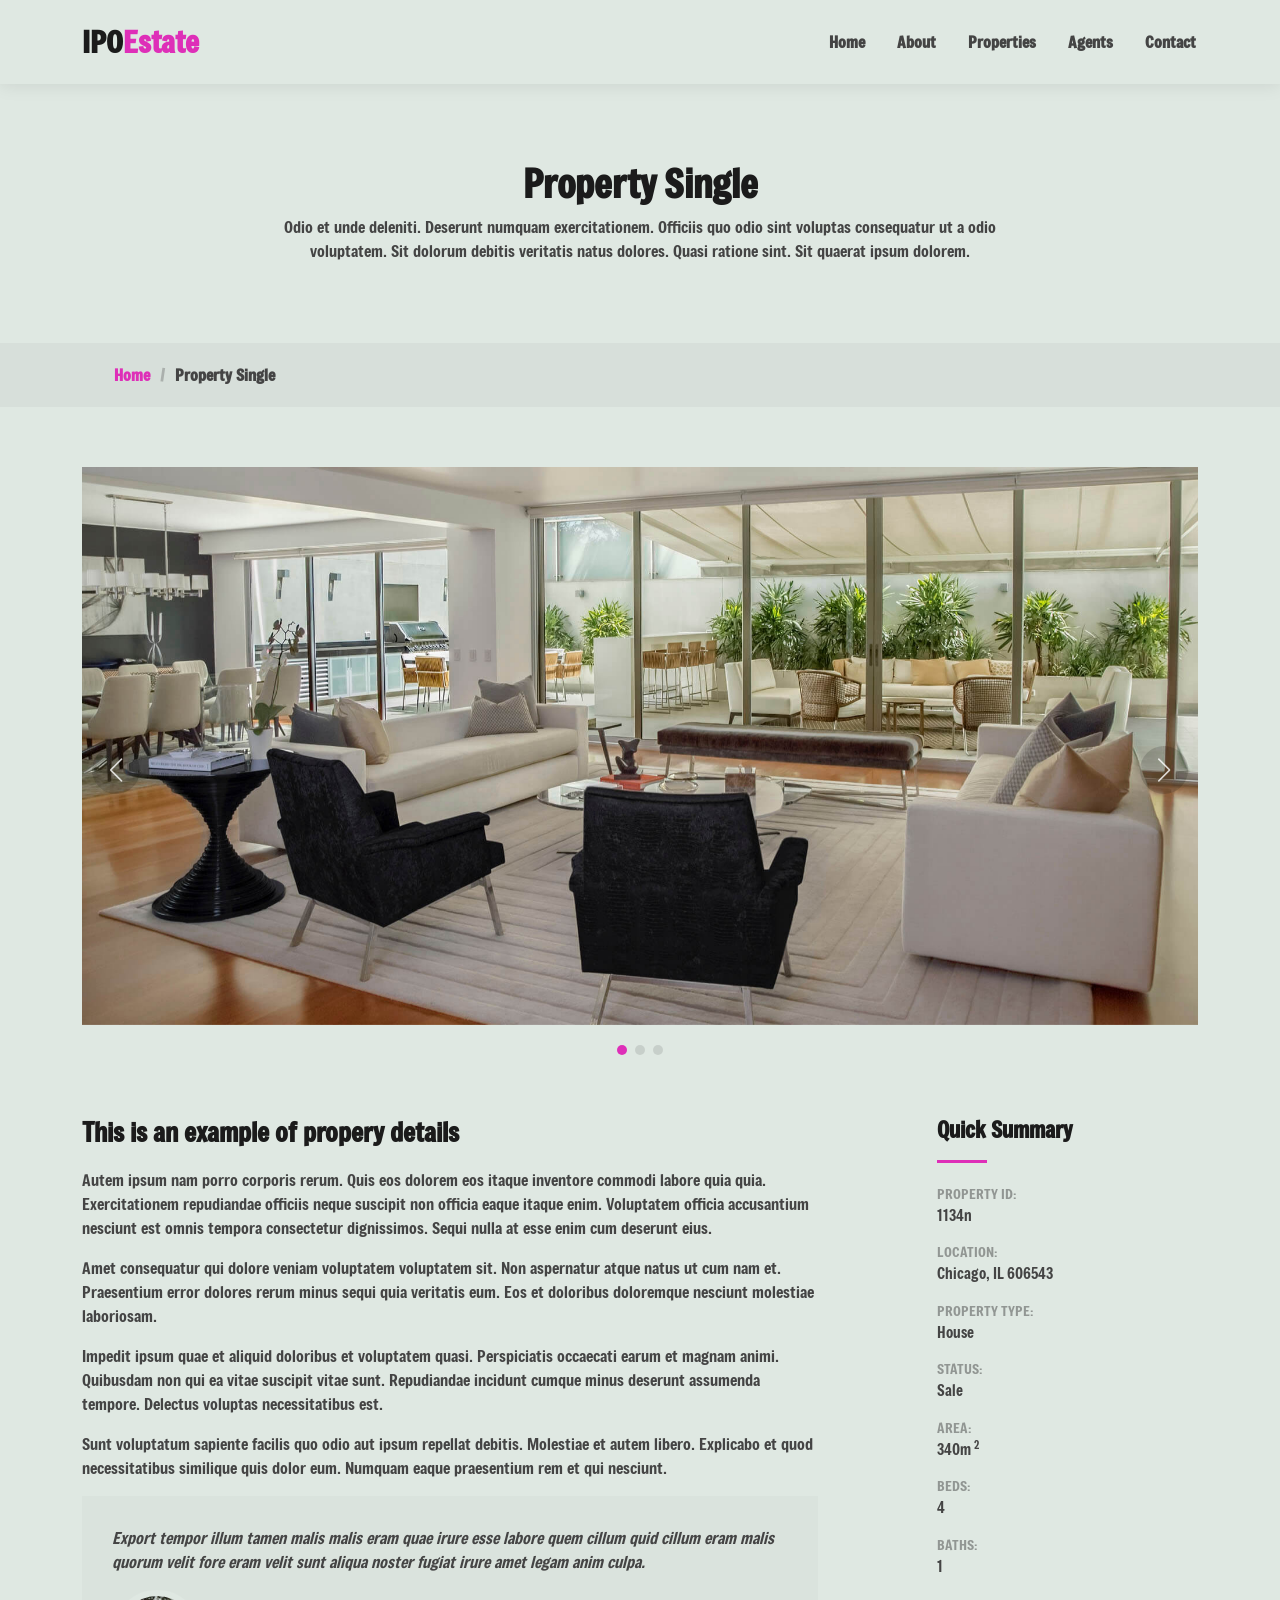
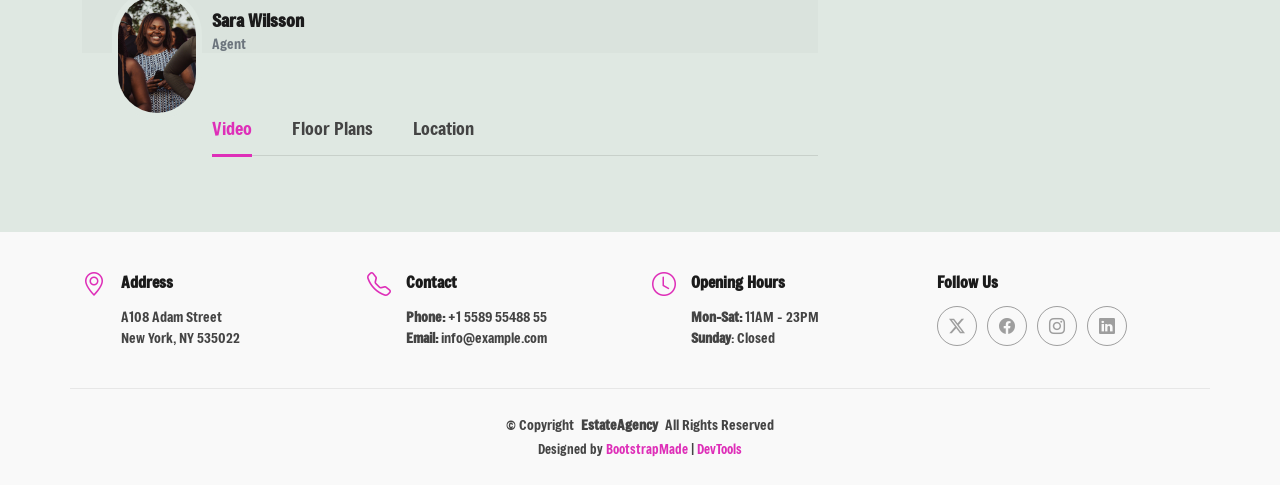
<file: property-single.html>
<!DOCTYPE html>
<html lang="en">

<head>
  <meta charset="utf-8">
  <meta content="width=device-width, initial-scale=1.0" name="viewport">
  <title>Property Single - EstateAgency Bootstrap Template</title>
  <meta name="description" content="">
  <meta name="keywords" content="">

  <!-- Favicons -->
  <link href="assets/img/favicon.png" rel="icon">
  <link href="assets/img/apple-touch-icon.png" rel="apple-touch-icon">

  <!-- Fonts -->
  <link rel="preconnect" href="https://fonts.googleapis.com">
  <link rel="preconnect" href="https://fonts.gstatic.com" crossorigin>
  <link href="https://fonts.googleapis.com/css2?family=Freeman&family=Irish+Grover&family=Roboto:ital,wght@0,100..900;1,100..900&display=swap" rel="stylesheet">
 
  <link href="https://fonts.googleapis.com" rel="preconnect">
  <link href="https://fonts.gstatic.com" rel="preconnect" crossorigin>
  <link href="https://fonts.googleapis.com/css2?family=Roboto:ital,wght@0,100;0,300;0,400;0,500;0,700;0,900;1,100;1,300;1,400;1,500;1,700;1,900&family=Poppins:ital,wght@0,100;0,200;0,300;0,400;0,500;0,600;0,700;0,800;0,900;1,100;1,200;1,300;1,400;1,500;1,600;1,700;1,800;1,900&family=Raleway:ital,wght@0,100;0,200;0,300;0,400;0,500;0,600;0,700;0,800;0,900;1,100;1,200;1,300;1,400;1,500;1,600;1,700;1,800;1,900&display=swap" rel="stylesheet">

  <!-- Vendor CSS Files -->
  <link href="assets/vendor/bootstrap/css/bootstrap.min.css" rel="stylesheet">
  <link href="assets/vendor/bootstrap-icons/bootstrap-icons.css" rel="stylesheet">
  <link href="assets/vendor/aos/aos.css" rel="stylesheet">
  <link href="assets/vendor/fontawesome-free/css/all.min.css" rel="stylesheet">
  <link href="assets/vendor/swiper/swiper-bundle.min.css" rel="stylesheet">

  <!-- Main CSS File -->
  <link href="assets/css/main.css" rel="stylesheet">

  <!-- =======================================================
  * Template Name: EstateAgency
  * Template URL: https://bootstrapmade.com/real-estate-agency-bootstrap-template/
  * Updated: Apr 08 2026 with Bootstrap v5.3.8
  * Author: BootstrapMade.com
  * License: https://bootstrapmade.com/license/
  ======================================================== -->
</head>

<body class="property-single-page">

  <header id="header" class="header d-flex align-items-center fixed-top">
    <div class="container-fluid container-xl position-relative d-flex align-items-center justify-content-between">

      <a href="index.html" class="logo d-flex align-items-center">
        <!-- Uncomment the line below if you also wish to use an image logo -->
        <!-- <img src="assets/img/logo.png" alt=""> -->
        <h1 class="sitename">IPO<span>Estate</span></h1>
      </a>

      <nav id="navmenu" class="navmenu">
        <ul>
          <li><a href="index.html">Home</a></li>
          <li><a href="about.html">About</a></li>
          <li><a href="properties.html">Properties</a></li>
          <li><a href="agents.html">Agents</a></li>

          <li><a href="contact.html">Contact</a></li>
        </ul>
        <i class="mobile-nav-toggle d-xl-none bi bi-list"></i>
      </nav>

    </div>
  </header>

  <main class="main">

    <!-- Page Title -->
    <div class="page-title" data-aos="fade">
      <div class="heading">
        <div class="container">
          <div class="row d-flex justify-content-center text-center">
            <div class="col-lg-8">
              <h1>Property Single</h1>
              <p class="mb-0">Odio et unde deleniti. Deserunt numquam exercitationem. Officiis quo odio sint voluptas consequatur ut a odio voluptatem. Sit dolorum debitis veritatis natus dolores. Quasi ratione sint. Sit quaerat ipsum dolorem.</p>
            </div>
          </div>
        </div>
      </div>
      <nav class="breadcrumbs">
        <div class="container">
          <ol>
            <li><a href="index.html">Home</a></li>
            <li class="current">Property Single</li>
          </ol>
        </div>
      </nav>
    </div><!-- End Page Title -->

    <!-- Real Estate 2 Section -->
    <section id="real-estate-2" class="real-estate-2 section">

      <div class="container" data-aos="fade-up">

        <div class="portfolio-details-slider swiper init-swiper">
          <script type="application/json" class="swiper-config">
            {
              "loop": true,
              "speed": 600,
              "autoplay": {
                "delay": 5000
              },
              "slidesPerView": "auto",
              "navigation": {
                "nextEl": ".swiper-button-next",
                "prevEl": ".swiper-button-prev"
              },
              "pagination": {
                "el": ".swiper-pagination",
                "type": "bullets",
                "clickable": true
              }
            }
          </script>
          <div class="swiper-wrapper align-items-center">

            <div class="swiper-slide">
              <img src="assets/img/property-slide/property-slide-1.jpg" alt="">
            </div>

            <div class="swiper-slide">
              <img src="assets/img/property-slide/property-slide-2.jpg" alt="">
            </div>

            <div class="swiper-slide">
              <img src="assets/img/property-slide/property-slide-3.jpg" alt="">
            </div>

          </div>
          <div class="swiper-button-prev"></div>
          <div class="swiper-button-next"></div>
          <div class="swiper-pagination"></div>
        </div>

        <div class="row justify-content-between gy-4 mt-4">

          <div class="col-lg-8" data-aos="fade-up">

            <div class="portfolio-description">
              <h2>This is an example of propery details</h2>
              <p>
                Autem ipsum nam porro corporis rerum. Quis eos dolorem eos itaque inventore commodi labore quia quia. Exercitationem repudiandae officiis neque suscipit non officia eaque itaque enim. Voluptatem officia accusantium nesciunt est omnis tempora consectetur dignissimos. Sequi nulla at esse enim cum deserunt eius.
              </p>
              <p>
                Amet consequatur qui dolore veniam voluptatem voluptatem sit. Non aspernatur atque natus ut cum nam et. Praesentium error dolores rerum minus sequi quia veritatis eum. Eos et doloribus doloremque nesciunt molestiae laboriosam.
              </p>

              <p>
                Impedit ipsum quae et aliquid doloribus et voluptatem quasi. Perspiciatis occaecati earum et magnam animi. Quibusdam non qui ea vitae suscipit vitae sunt. Repudiandae incidunt cumque minus deserunt assumenda tempore. Delectus voluptas necessitatibus est.
              </p>

              <p>
                Sunt voluptatum sapiente facilis quo odio aut ipsum repellat debitis. Molestiae et autem libero. Explicabo et quod necessitatibus similique quis dolor eum. Numquam eaque praesentium rem et qui nesciunt.
              </p>

              <div class="testimonial-item">
                <p>
                  <span>Export tempor illum tamen malis malis eram quae irure esse labore quem cillum quid cillum eram malis quorum velit fore eram velit sunt aliqua noster fugiat irure amet legam anim culpa.</span>
                </p>
                <div>
                  <img src="assets/img/testimonials/testimonials-2.jpg" class="testimonial-img" alt="">
                  <h3>Sara Wilsson</h3>
                  <h4>Agent</h4>
                </div>
              </div>
            </div><!-- End Portfolio Description -->

            <!-- Tabs -->
            <ul class="nav nav-pills mb-3">
              <li><a class="nav-link active" data-bs-toggle="pill" href="#real-estate-2-tab1">Video</a></li>
              <li><a class="nav-link" data-bs-toggle="pill" href="#real-estate-2-tab2">Floor Plans</a></li>
              <li><a class="nav-link" data-bs-toggle="pill" href="#real-estate-2-tab3">Location</a></li>
            </ul><!-- End Tabs -->

            <!-- Tab Content -->
            <div class="tab-content">

              <div class="tab-pane fade show active" id="real-estate-2-tab1">

              </div><!-- End Tab 1 Content -->

              <div class="tab-pane fade" id="real-estate-2-tab2">
                <img src="assets/img/floor-plan.jpg" alt="" class="img-fluid">
              </div><!-- End Tab 2 Content -->

              <div class="tab-pane fade" id="real-estate-2-tab3">
                <iframe style="border:0; width: 100%; height: 400px;" src="https://www.google.com/maps/embed?pb=!1m14!1m8!1m3!1d48389.78314118045!2d-74.006138!3d40.710059!3m2!1i1024!2i768!4f13.1!3m3!1m2!1s0x89c25a22a3bda30d%3A0xb89d1fe6bc499443!2sDowntown%20Conference%20Center!5e0!3m2!1sen!2sus!4v1676961268712!5m2!1sen!2sus" frameborder="0" allowfullscreen="" loading="lazy" referrerpolicy="no-referrer-when-downgrade"></iframe>
              </div><!-- End Tab 3 Content -->

            </div><!-- End Tab Content -->

          </div>

          <div class="col-lg-3" data-aos="fade-up" data-aos-delay="100">
            <div class="portfolio-info">
              <h3>Quick Summary</h3>
              <ul>
                <li><strong>Property ID:</strong> 1134n</li>
                <li><strong>Location:</strong> Chicago, IL 606543</li>
                <li><strong>Property Type:</strong> House</li>
                <li><strong>Status:</strong> Sale</li>
                <li><strong>Area:</strong> <span>340m <sup>2</sup></span></li>
                <li><strong>Beds:</strong> 4</li>
                <li><strong>Baths:</strong> 1</li>
              </ul>
            </div>
          </div>

        </div>

      </div>

    </section><!-- /Real Estate 2 Section -->

  </main>

  <footer id="footer" class="footer light-background">

    <div class="container">
      <div class="row gy-3">
        <div class="col-lg-3 col-md-6 d-flex">
          <i class="bi bi-geo-alt icon"></i>
          <div class="address">
            <h4>Address</h4>
            <p>A108 Adam Street</p>
            <p>New York, NY 535022</p>
            <p></p>
          </div>

        </div>

        <div class="col-lg-3 col-md-6 d-flex">
          <i class="bi bi-telephone icon"></i>
          <div>
            <h4>Contact</h4>
            <p>
              <strong>Phone:</strong> <span>+1 5589 55488 55</span><br>
              <strong>Email:</strong> <span>info@example.com</span><br>
            </p>
          </div>
        </div>

        <div class="col-lg-3 col-md-6 d-flex">
          <i class="bi bi-clock icon"></i>
          <div>
            <h4>Opening Hours</h4>
            <p>
              <strong>Mon-Sat:</strong> <span>11AM - 23PM</span><br>
              <strong>Sunday</strong>: <span>Closed</span>
            </p>
          </div>
        </div>

        <div class="col-lg-3 col-md-6">
          <h4>Follow Us</h4>
          <div class="social-links d-flex">
            <a href="#" class="twitter"><i class="bi bi-twitter-x"></i></a>
            <a href="#" class="facebook"><i class="bi bi-facebook"></i></a>
            <a href="#" class="instagram"><i class="bi bi-instagram"></i></a>
            <a href="#" class="linkedin"><i class="bi bi-linkedin"></i></a>
          </div>
        </div>

      </div>
    </div>

    <div class="container copyright text-center mt-4">
      <p>© <span>Copyright</span> <strong class="px-1 sitename">EstateAgency</strong> <span>All Rights Reserved</span></p>
      <div class="credits">
        <!-- All the links in the footer should remain intact. -->
        <!-- You can delete the links only if you've purchased the pro version. -->
        <!-- Licensing information: https://bootstrapmade.com/license/ -->
        <!-- Purchase the pro version with working PHP/AJAX contact form: [buy-url] -->
        Designed by <a href="https://bootstrapmade.com/">BootstrapMade</a> | <a href="https://bootstrapmade.com/tools/">DevTools</a>
      </div>
    </div>

  </footer>

  <!-- Scroll Top -->
  <a href="#" id="scroll-top" class="scroll-top d-flex align-items-center justify-content-center"><i class="bi bi-arrow-up-short"></i></a>

  <!-- Preloader -->
  <div id="preloader"></div>

  <!-- Vendor JS Files -->
  <script src="assets/vendor/bootstrap/js/bootstrap.bundle.min.js"></script>
  <script src="assets/vendor/php-email-form/validate.js"></script>
  <script src="assets/vendor/aos/aos.js"></script>
  <script src="assets/vendor/swiper/swiper-bundle.min.js"></script>
  <script src="assets/vendor/purecounter/purecounter_vanilla.js"></script>

  <!-- Main JS File -->
  <script src="assets/js/main.js"></script>

</body>

</html>
</file>
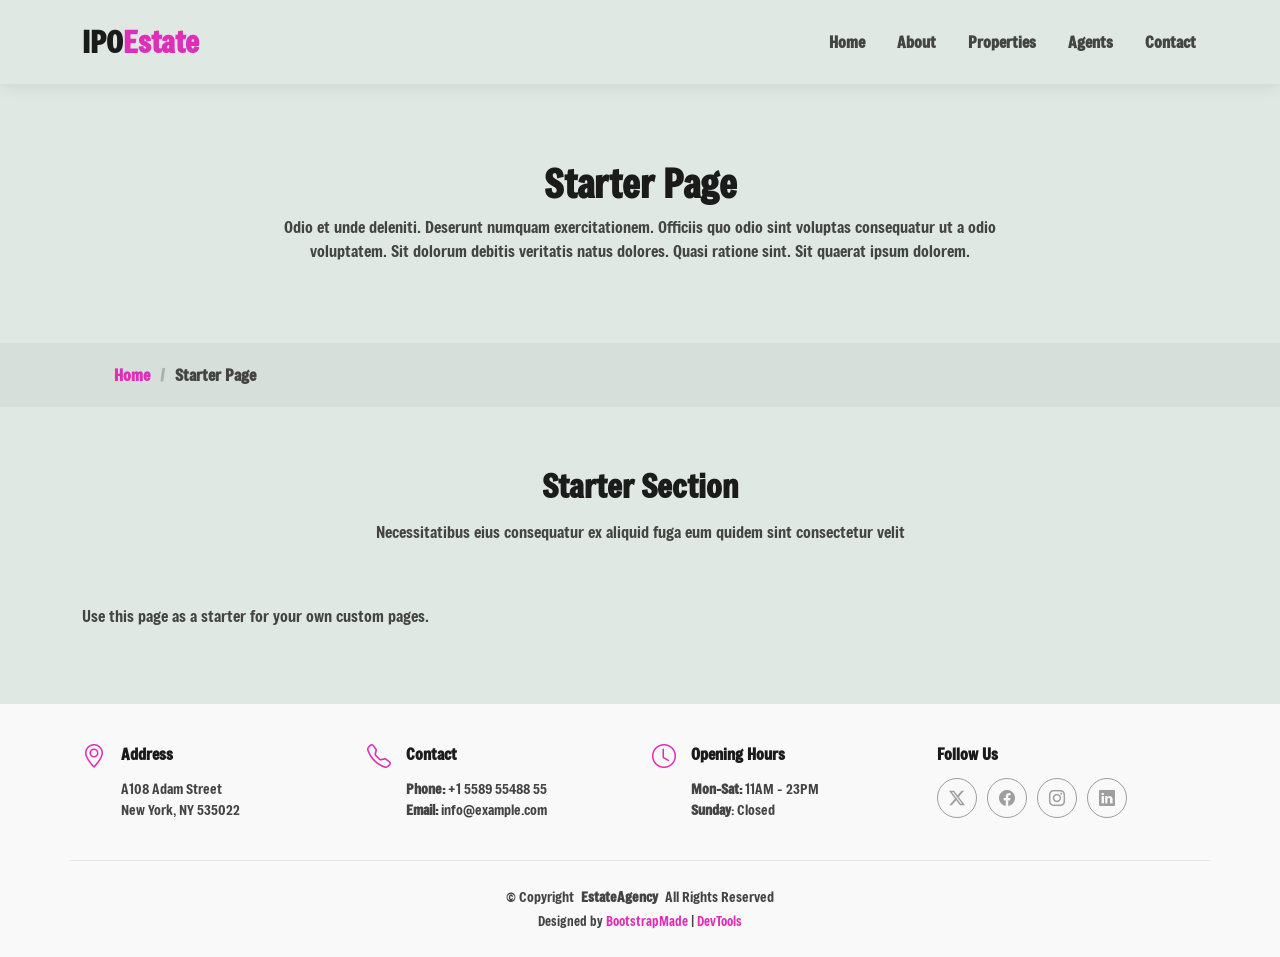
<file: starter-page.html>
<!DOCTYPE html>
<html lang="en">

<head>
  <meta charset="utf-8">
  <meta content="width=device-width, initial-scale=1.0" name="viewport">
  <title>Starter Page - EstateAgency Bootstrap Template</title>
  <meta name="description" content="">
  <meta name="keywords" content="">

  <!-- Favicons -->
  <link href="assets/img/favicon.png" rel="icon">
  <link href="assets/img/apple-touch-icon.png" rel="apple-touch-icon">

  <!-- Fonts -->
  <link rel="preconnect" href="https://fonts.googleapis.com">
  <link rel="preconnect" href="https://fonts.gstatic.com" crossorigin>
  <link href="https://fonts.googleapis.com/css2?family=Freeman&family=Irish+Grover&family=Roboto:ital,wght@0,100..900;1,100..900&display=swap" rel="stylesheet">
 
  <link href="https://fonts.googleapis.com" rel="preconnect">
  <link href="https://fonts.gstatic.com" rel="preconnect" crossorigin>
  <link href="https://fonts.googleapis.com/css2?family=Roboto:ital,wght@0,100;0,300;0,400;0,500;0,700;0,900;1,100;1,300;1,400;1,500;1,700;1,900&family=Poppins:ital,wght@0,100;0,200;0,300;0,400;0,500;0,600;0,700;0,800;0,900;1,100;1,200;1,300;1,400;1,500;1,600;1,700;1,800;1,900&family=Raleway:ital,wght@0,100;0,200;0,300;0,400;0,500;0,600;0,700;0,800;0,900;1,100;1,200;1,300;1,400;1,500;1,600;1,700;1,800;1,900&display=swap" rel="stylesheet">

  <!-- Vendor CSS Files -->
  <link href="assets/vendor/bootstrap/css/bootstrap.min.css" rel="stylesheet">
  <link href="assets/vendor/bootstrap-icons/bootstrap-icons.css" rel="stylesheet">
  <link href="assets/vendor/aos/aos.css" rel="stylesheet">
  <link href="assets/vendor/fontawesome-free/css/all.min.css" rel="stylesheet">
  <link href="assets/vendor/swiper/swiper-bundle.min.css" rel="stylesheet">

  <!-- Main CSS File -->
  <link href="assets/css/main.css" rel="stylesheet">

  <!-- =======================================================
  * Template Name: EstateAgency
  * Template URL: https://bootstrapmade.com/real-estate-agency-bootstrap-template/
  * Updated: Apr 08 2026 with Bootstrap v5.3.8
  * Author: BootstrapMade.com
  * License: https://bootstrapmade.com/license/
  ======================================================== -->
</head>

<body class="starter-page-page">

  <header id="header" class="header d-flex align-items-center fixed-top">
    <div class="container-fluid container-xl position-relative d-flex align-items-center justify-content-between">

      <a href="index.html" class="logo d-flex align-items-center">
        <!-- Uncomment the line below if you also wish to use an image logo -->
        <!-- <img src="assets/img/logo.png" alt=""> -->
        <h1 class="sitename">IPO<span>Estate</span></h1>
      </a>

      <nav id="navmenu" class="navmenu">
        <ul>
          <li><a href="index.html">Home</a></li>
          <li><a href="about.html">About</a></li>
          <li><a href="properties.html">Properties</a></li>
          <li><a href="agents.html">Agents</a></li>
          <li><a href="contact.html">Contact</a></li>
        </ul>
        <i class="mobile-nav-toggle d-xl-none bi bi-list"></i>
      </nav>

    </div>
  </header>

  <main class="main">

    <!-- Page Title -->
    <div class="page-title" data-aos="fade">
      <div class="heading">
        <div class="container">
          <div class="row d-flex justify-content-center text-center">
            <div class="col-lg-8">
              <h1>Starter Page</h1>
              <p class="mb-0">Odio et unde deleniti. Deserunt numquam exercitationem. Officiis quo odio sint voluptas consequatur ut a odio voluptatem. Sit dolorum debitis veritatis natus dolores. Quasi ratione sint. Sit quaerat ipsum dolorem.</p>
            </div>
          </div>
        </div>
      </div>
      <nav class="breadcrumbs">
        <div class="container">
          <ol>
            <li><a href="index.html">Home</a></li>
            <li class="current">Starter Page</li>
          </ol>
        </div>
      </nav>
    </div><!-- End Page Title -->

    <!-- Starter Section Section -->
    <section id="starter-section" class="starter-section section">

      <!-- Section Title -->
      <div class="container section-title" data-aos="fade-up">
        <h2>Starter Section</h2>
        <p>Necessitatibus eius consequatur ex aliquid fuga eum quidem sint consectetur velit</p>
      </div><!-- End Section Title -->

      <div class="container" data-aos="fade-up">
        <p>Use this page as a starter for your own custom pages.</p>
      </div>

    </section><!-- /Starter Section Section -->

  </main>

  <footer id="footer" class="footer light-background">

    <div class="container">
      <div class="row gy-3">
        <div class="col-lg-3 col-md-6 d-flex">
          <i class="bi bi-geo-alt icon"></i>
          <div class="address">
            <h4>Address</h4>
            <p>A108 Adam Street</p>
            <p>New York, NY 535022</p>
            <p></p>
          </div>

        </div>

        <div class="col-lg-3 col-md-6 d-flex">
          <i class="bi bi-telephone icon"></i>
          <div>
            <h4>Contact</h4>
            <p>
              <strong>Phone:</strong> <span>+1 5589 55488 55</span><br>
              <strong>Email:</strong> <span>info@example.com</span><br>
            </p>
          </div>
        </div>

        <div class="col-lg-3 col-md-6 d-flex">
          <i class="bi bi-clock icon"></i>
          <div>
            <h4>Opening Hours</h4>
            <p>
              <strong>Mon-Sat:</strong> <span>11AM - 23PM</span><br>
              <strong>Sunday</strong>: <span>Closed</span>
            </p>
          </div>
        </div>

        <div class="col-lg-3 col-md-6">
          <h4>Follow Us</h4>
          <div class="social-links d-flex">
            <a href="#" class="twitter"><i class="bi bi-twitter-x"></i></a>
            <a href="#" class="facebook"><i class="bi bi-facebook"></i></a>
            <a href="#" class="instagram"><i class="bi bi-instagram"></i></a>
            <a href="#" class="linkedin"><i class="bi bi-linkedin"></i></a>
          </div>
        </div>

      </div>
    </div>

    <div class="container copyright text-center mt-4">
      <p>© <span>Copyright</span> <strong class="px-1 sitename">EstateAgency</strong> <span>All Rights Reserved</span></p>
      <div class="credits">
        <!-- All the links in the footer should remain intact. -->
        <!-- You can delete the links only if you've purchased the pro version. -->
        <!-- Licensing information: https://bootstrapmade.com/license/ -->
        <!-- Purchase the pro version with working PHP/AJAX contact form: [buy-url] -->
        Designed by <a href="https://bootstrapmade.com/">BootstrapMade</a> | <a href="https://bootstrapmade.com/tools/">DevTools</a>
      </div>
    </div>

  </footer>

  <!-- Scroll Top -->
  <a href="#" id="scroll-top" class="scroll-top d-flex align-items-center justify-content-center"><i class="bi bi-arrow-up-short"></i></a>

  <!-- Preloader -->
  <div id="preloader"></div>

  <!-- Vendor JS Files -->
  <script src="assets/vendor/bootstrap/js/bootstrap.bundle.min.js"></script>
  <script src="assets/vendor/php-email-form/validate.js"></script>
  <script src="assets/vendor/aos/aos.js"></script>
  <script src="assets/vendor/swiper/swiper-bundle.min.js"></script>
  <script src="assets/vendor/purecounter/purecounter_vanilla.js"></script>

  <!-- Main JS File -->
  <script src="assets/js/main.js"></script>

</body>

</html>
</file>
<file: assets/css/main.css>
/**
* Template Name: EstateAgency
* Template URL: https://bootstrapmade.com/real-estate-agency-bootstrap-template/
* Updated: Aug 09 2024 with Bootstrap v5.3.3
* Author: BootstrapMade.com
* License: https://bootstrapmade.com/license/
*/

/*--------------------------------------------------------------
# Font & Color Variables
# Help: https://bootstrapmade.com/color-system/
--------------------------------------------------------------*/
/* Fonts */
:root {
  --default-font: "Freeman",  system-ui, -apple-system, "Segoe UI", Roboto, "Helvetica Neue", Arial, "Noto Sans", "Liberation Sans", sans-serif, "Apple Color Emoji", "Segoe UI Emoji", "Segoe UI Symbol", "Noto Color Emoji";
  --heading-font: "Freeman",  sans-serif;
  --nav-font: "Freeman",  sans-serif;
}

/* Global Colors - The following color variables are used throughout the website. Updating them here will change the color scheme of the entire website */
:root { 
  --background-color:#dfe8e2; /* Background color for the entire website, including individual sections */
  --default-color: #444444; /* Default color used for the majority of the text content across the entire website */
  --heading-color: #1b1b1b; /* Color for headings, subheadings and title throughout the website */
  --accent-color: #de2fb8; /* Accent color that represents your brand on the website. It's used for buttons, links, and other elements that need to stand out */
  --surface-color: #F7E9EC; /* The surface color is used as a background of boxed elements within sections, such as cards, icon boxes, or other elements that require a visual separation from the global background. */
  --contrast-color: #ffffff; /* Contrast color for text, ensuring readability against backgrounds of accent, heading, or default colors. */
}

/* Nav Menu Colors - The following color variables are used specifically for the navigation menu. They are separate from the global colors to allow for more customization options */
:root {
  --nav-color: #444444;  /* The default color of the main navmenu links */
  --nav-hover-color: #000000; /* Applied to main navmenu links when they are hovered over or active */
  --nav-mobile-background-color: #ffffff; /* Used as the background color for mobile navigation menu */
  --nav-dropdown-background-color: #ffffff; /* Used as the background color for dropdown items that appear when hovering over primary navigation items */
  --nav-dropdown-color: #444444; /* Used for navigation links of the dropdown items in the navigation menu. */
  --nav-dropdown-hover-color: #2eca6a; /* Similar to --nav-hover-color, this color is applied to dropdown navigation links when they are hovered over. */
}

/* Color Presets - These classes override global colors when applied to any section or element, providing reuse of the sam color scheme. */

.light-background {
  --background-color: #f9f9f9;
  --surface-color: #ffffff;
}

.dark-background {
  --background-color: #060606;
  --default-color: #ffffff;
  --heading-color: #ffffff;
  --surface-color: #252525;
  --contrast-color: #ffffff;
}

/* Smooth scroll */
:root {
  scroll-behavior: smooth;
}

/*--------------------------------------------------------------
# General Styling & Shared Classes
--------------------------------------------------------------*/
body {
  color: var(--default-color);
  background-color: var(--background-color);
  font-family: var(--default-font);
}

a {
  color: var(--accent-color);
  text-decoration: none;
  transition: 0.3s;
}

a:hover {
  color: color-mix(in srgb, var(--accent-color), transparent 25%);
  text-decoration: none;
}

h1,
h2,
h3,
h4,
h5,
h6 {
  color: var(--heading-color);
  font-family: var(--heading-font);
}

/* PHP Email Form Messages
------------------------------*/
.php-email-form .error-message {
  display: none;
  background: #df1529;
  color: #ffffff;
  text-align: left;
  padding: 15px;
  margin-bottom: 24px;
  font-weight: 600;
}

.php-email-form .sent-message {
  display: none;
  color: #ffffff;
  background: #059652;
  text-align: center;
  padding: 15px;
  margin-bottom: 24px;
  font-weight: 600;
}

.php-email-form .loading {
  display: none;
  background: var(--surface-color);
  text-align: center;
  padding: 15px;
  margin-bottom: 24px;
}

.php-email-form .loading:before {
  content: "";
  display: inline-block;
  border-radius: 50%;
  width: 24px;
  height: 24px;
  margin: 0 10px -6px 0;
  border: 3px solid var(--accent-color);
  border-top-color: var(--surface-color);
  animation: php-email-form-loading 1s linear infinite;
}

@keyframes php-email-form-loading {
  0% {
    transform: rotate(0deg);
  }

  100% {
    transform: rotate(360deg);
  }
}

/*--------------------------------------------------------------
# Global Header
--------------------------------------------------------------*/
.header {
  color: var(--default-color);
  background-color: var(--background-color);
  padding: 15px 0;
  transition: all 0.5s;
  z-index: 997;
  box-shadow: 0px 0 18px rgba(0, 0, 0, 0.1);
}

.header .logo {
  line-height: 1;
}

.header .logo img {
  max-height: 32px;
  margin-right: 8px;
}

.header .logo h1 {
  font-size: 30px;
  margin: 0;
  font-weight: 700;
  color: var(--heading-color);
}

.header .logo h1 span {
  color: var(--accent-color);

}

/*--------------------------------------------------------------
# Navigation Menu
--------------------------------------------------------------*/
/* Desktop Navigation */
@media (min-width: 1200px) {
  .navmenu {
    padding: 0;
  }

  .navmenu ul {
    margin: 0;
    padding: 0;
    display: flex;
    list-style: none;
    align-items: center;
  }

  .navmenu li {
    position: relative;
  }

  .navmenu>ul>li {
    white-space: nowrap;
    padding: 15px 14px;
  }

  .navmenu>ul>li:last-child {
    padding-right: 0;
  }

  .navmenu a,
  .navmenu a:focus {
    color: var(--nav-color);
    font-size: 16px;
    padding: 0 2px;
    font-family: var(--nav-font);
    font-weight: 600;
    display: flex;
    align-items: center;
    justify-content: space-between;
    white-space: nowrap;
    transition: 0.3s;
    position: relative;
  }

  .navmenu a i,
  .navmenu a:focus i {
    font-size: 12px;
    line-height: 0;
    margin-left: 5px;
    transition: 0.3s;
  }

  .navmenu>ul>li>a:before {
    content: "";
    position: absolute;
    width: 100%;
    height: 2px;
    bottom: -6px;
    left: 0;
    background-color: var(--accent-color);
    visibility: hidden;
    width: 0px;
    transition: all 0.3s ease-in-out 0s;
  }

  .navmenu a:hover:before,
  .navmenu li:hover>a:before,
  .navmenu .active:before {
    visibility: visible;
    width: 100%;
  }

  .navmenu li:hover>a,
  .navmenu .active,
  .navmenu .active:focus {
    color: var(--nav-hover-color);
  }

  .navmenu .dropdown ul {
    margin: 0;
    padding: 10px 0;
    background: var(--nav-dropdown-background-color);
    display: block;
    position: absolute;
    visibility: hidden;
    left: 14px;
    top: 130%;
    opacity: 0;
    transition: 0.3s;
    border-radius: 4px;
    z-index: 99;
    box-shadow: 0px 0px 30px rgba(0, 0, 0, 0.1);
  }

  .navmenu .dropdown ul li {
    min-width: 200px;
  }

  .navmenu .dropdown ul a {
    padding: 10px 20px;
    font-size: 15px;
    text-transform: none;
    color: var(--nav-dropdown-color);
  }

  .navmenu .dropdown ul a i {
    font-size: 12px;
  }

  .navmenu .dropdown ul a:hover,
  .navmenu .dropdown ul .active:hover,
  .navmenu .dropdown ul li:hover>a {
    color: var(--nav-dropdown-hover-color);
  }

  .navmenu .dropdown:hover>ul {
    opacity: 1;
    top: 100%;
    visibility: visible;
  }

  .navmenu .dropdown .dropdown ul {
    top: 0;
    left: -90%;
    visibility: hidden;
  }

  .navmenu .dropdown .dropdown:hover>ul {
    opacity: 1;
    top: 0;
    left: -100%;
    visibility: visible;
  }
}

/* Mobile Navigation */
@media (max-width: 1199px) {
  .mobile-nav-toggle {
    color: var(--nav-color);
    font-size: 28px;
    line-height: 0;
    margin-right: 10px;
    cursor: pointer;
    transition: color 0.3s;
  }

  .navmenu {
    padding: 0;
    z-index: 9997;
  }

  .navmenu ul {
    display: none;
    list-style: none;
    position: absolute;
    inset: 60px 20px 20px 20px;
    padding: 10px 0;
    margin: 0;
    border-radius: 6px;
    background-color: var(--nav-mobile-background-color);
    border: 1px solid color-mix(in srgb, var(--default-color), transparent 90%);
    box-shadow: none;
    overflow-y: auto;
    transition: 0.3s;
    z-index: 9998;
  }

  .navmenu a,
  .navmenu a:focus {
    color: var(--nav-dropdown-color);
    padding: 10px 20px;
    font-family: var(--nav-font);
    font-size: 17px;
    font-weight: 500;
    display: flex;
    align-items: center;
    justify-content: space-between;
    white-space: nowrap;
    transition: 0.3s;
  }

  .navmenu a i,
  .navmenu a:focus i {
    font-size: 12px;
    line-height: 0;
    margin-left: 5px;
    width: 30px;
    height: 30px;
    display: flex;
    align-items: center;
    justify-content: center;
    border-radius: 50%;
    transition: 0.3s;
    background-color: color-mix(in srgb, var(--accent-color), transparent 90%);
  }

  .navmenu a i:hover,
  .navmenu a:focus i:hover {
    background-color: var(--accent-color);
    color: var(--contrast-color);
  }

  .navmenu a:hover,
  .navmenu .active,
  .navmenu .active:focus {
    color: var(--nav-dropdown-hover-color);
  }

  .navmenu .active i,
  .navmenu .active:focus i {
    background-color: var(--accent-color);
    color: var(--contrast-color);
    transform: rotate(180deg);
  }

  .navmenu .dropdown ul {
    position: static;
    display: none;
    z-index: 99;
    padding: 10px 0;
    margin: 10px 20px;
    background-color: var(--nav-dropdown-background-color);
    transition: all 0.5s ease-in-out;
  }

  .navmenu .dropdown ul ul {
    background-color: rgba(33, 37, 41, 0.1);
  }

  .navmenu .dropdown>.dropdown-active {
    display: block;
    background-color: rgba(33, 37, 41, 0.03);
  }

  .mobile-nav-active {
    overflow: hidden;
  }

  .mobile-nav-active .mobile-nav-toggle {
    color: #fff;
    position: absolute;
    font-size: 32px;
    top: 15px;
    right: 15px;
    margin-right: 0;
    z-index: 9999;
  }

  .mobile-nav-active .navmenu {
    position: fixed;
    overflow: hidden;
    inset: 0;
    background: rgba(33, 37, 41, 0.8);
    transition: 0.3s;
  }

  .mobile-nav-active .navmenu>ul {
    display: block;
  }
}

/*--------------------------------------------------------------
# Global Footer
--------------------------------------------------------------*/
.footer {
  color: var(--default-color);
  background-color: var(--background-color);
  font-size: 14px;
  padding: 40px 0 0 0;
  position: relative;
}

.footer .icon {
  color: var(--accent-color);
  margin-right: 15px;
  font-size: 24px;
  line-height: 0;
}

.footer h4 {
  font-size: 16px;
  font-weight: 700;
  margin-bottom: 15px;
}

.footer .address p {
  margin-bottom: 0px;
}

.footer .social-links a {
  display: flex;
  align-items: center;
  justify-content: center;
  width: 40px;
  height: 40px;
  border-radius: 50%;
  border: 1px solid color-mix(in srgb, var(--default-color), transparent 50%);
  font-size: 16px;
  color: color-mix(in srgb, var(--default-color), transparent 50%);
  margin-right: 10px;
  transition: 0.3s;
}

.footer .social-links a:hover {
  color: var(--accent-color);
  border-color: var(--accent-color);
}

.footer .copyright {
  padding: 25px 0;
  border-top: 1px solid color-mix(in srgb, var(--default-color), transparent 90%);
}

.footer .copyright p {
  margin-bottom: 0;
}

.footer .credits {
  margin-top: 5px;
  font-size: 13px;
}

/*--------------------------------------------------------------
# Preloader
--------------------------------------------------------------*/
#preloader {
  position: fixed;
  inset: 0;
  z-index: 999999;
  overflow: hidden;
  background: var(--background-color);
  transition: all 0.6s ease-out;
}

#preloader:before {
  content: "";
  position: fixed;
  top: calc(50% - 30px);
  left: calc(50% - 30px);
  border: 6px solid #ffffff;
  border-color: var(--accent-color) transparent var(--accent-color) transparent;
  border-radius: 50%;
  width: 60px;
  height: 60px;
  animation: animate-preloader 1.5s linear infinite;
}

@keyframes animate-preloader {
  0% {
    transform: rotate(0deg);
  }

  100% {
    transform: rotate(360deg);
  }
}

/*--------------------------------------------------------------
# Scroll Top Button
--------------------------------------------------------------*/
.scroll-top {
  position: fixed;
  visibility: hidden;
  opacity: 0;
  right: 15px;
  bottom: 15px;
  z-index: 99999;
  background-color: var(--accent-color);
  width: 40px;
  height: 40px;
  border-radius: 4px;
  transition: all 0.4s;
}

.scroll-top i {
  font-size: 24px;
  color: var(--contrast-color);
  line-height: 0;
}

.scroll-top:hover {
  background-color: color-mix(in srgb, var(--accent-color), transparent 20%);
  color: var(--contrast-color);
}

.scroll-top.active {
  visibility: visible;
  opacity: 1;
}

/*--------------------------------------------------------------
# Disable aos animation delay on mobile devices
--------------------------------------------------------------*/
@media screen and (max-width: 768px) {
  [data-aos-delay] {
    transition-delay: 0 !important;
  }
}

/*--------------------------------------------------------------
# Global Page Titles & Breadcrumbs
--------------------------------------------------------------*/
.page-title {
  color: var(--default-color);
  background-color: var(--background-color);
  position: relative;
}

.page-title .heading {
  padding: 160px 0 80px 0;
  border-top: 1px solid color-mix(in srgb, var(--default-color), transparent 90%);
}

.page-title .heading h1 {
  font-size: 38px;
  font-weight: 700;
}

.page-title nav {
  background-color: color-mix(in srgb, var(--default-color), transparent 95%);
  padding: 20px 0;
}

.page-title nav ol {
  display: flex;
  flex-wrap: wrap;
  list-style: none;
  margin: 0;
  font-size: 16px;
  font-weight: 600;
}

.page-title nav ol li+li {
  padding-left: 10px;
}

.page-title nav ol li+li::before {
  content: "/";
  display: inline-block;
  padding-right: 10px;
  color: color-mix(in srgb, var(--default-color), transparent 70%);
}

/*--------------------------------------------------------------
# Global Sections
--------------------------------------------------------------*/
section,
.section {
  color: var(--default-color);
  background-color: var(--background-color);
  padding: 60px 0;
  scroll-margin-top: 90px;
  overflow: clip;
}

@media (max-width: 1199px) {

  section,
  .section {
    scroll-margin-top: 66px;
  }
}

/*--------------------------------------------------------------
# Global Section Titles
--------------------------------------------------------------*/
.section-title {
  text-align: center;
  padding-bottom: 60px;
  position: relative;
}

.section-title h2 {
  font-size: 32px;
  font-weight: 700;
  margin-bottom: 15px;
}

.section-title p {
  margin-bottom: 0;
}

/*--------------------------------------------------------------
# Hero Section
--------------------------------------------------------------*/
.hero {
  padding: 0;
}

.hero .carousel {
  width: 100%;
  min-height: 100vh;
  padding: 0;
  margin: 0;
  background-color: var(--background-color);
  position: relative;
  overflow: hidden;
}

.hero img {
  position: absolute;
  inset: 0;
  display: block;
  width: 100%;
  height: 100%;
  object-fit: cover;
  z-index: 1;
}

.hero .carousel-item {
  position: absolute;
  inset: 0;
  background-size: cover;
  background-position: center;
  background-repeat: no-repeat;
  overflow: hidden;
}

.hero .carousel-item:before {
  content: "";
  background: color-mix(in srgb, var(--background-color), transparent 60%);
  position: absolute;
  inset: 0;
  z-index: 2;
}

.hero .carousel-container {
  position: absolute;
  inset: 90px 100px;
  display: flex;
  justify-content: center;
  align-items: center;
  flex-direction: column;
  z-index: 3;
}

@media (max-width: 575px) {
  .hero .carousel-container {
    inset: 90px 50px;
  }
}

.hero h2 {
  margin-bottom: 30px;
  font-size: 56px;
  font-weight: 900;
  text-transform: uppercase;
}

.hero h2 span {
  color: var(--accent-color);
}

@media (max-width: 768px) {
  .hero h2 {
    font-size: 30px;
  }
}

.hero .btn-get-started {
  color: var(--contrast-color);
  font-family: var(--heading-font);
  font-weight: 600;
  font-size: 18px;
  letter-spacing: 1px;
  text-transform: uppercase;
  display: inline-block;
  padding: 10px 40px;
  border-radius: 50px;
  transition: 0.5s;
  margin: 10px 0;
  align-self: flex-start;
  flex-shrink: 0;
  border: 2px solid var(--accent-color);
}

.hero .btn-get-started:hover {
  background: color-mix(in srgb, var(--accent-color), transparent 20%);
}

.hero .carousel-control-prev,
.hero .carousel-control-next {
  width: 10%;
  transition: 0.3s;
  opacity: 0.5;
  z-index: 3;
}

.hero .carousel-control-prev:focus,
.hero .carousel-control-next:focus {
  opacity: 0.5;
}

.hero .carousel-control-prev:hover,
.hero .carousel-control-next:hover {
  opacity: 0.9;
}

@media (min-width: 1024px) {

  .hero .carousel-control-prev,
  .hero .carousel-control-next {
    width: 5%;
  }
}

.hero .carousel-control-next-icon,
.hero .carousel-control-prev-icon {
  background: none;
  font-size: 32px;
  line-height: 1;
}

.hero .carousel-indicators {
  list-style: none;
}

.hero .carousel-indicators li {
  cursor: pointer;
  opacity: 1;
  height: 6px;
  width: 20px;
  transition: 0.3s;
  padding: 0;
}

.hero .carousel-indicators .active {
  background-color: var(--accent-color);
  width: 40px;
}

/*--------------------------------------------------------------
# Services Section
--------------------------------------------------------------*/
.services .service-item {
  background-color: var(--surface-color);
  box-shadow: 0px 5px 90px 0px rgba(0, 0, 0, 0.1);
  padding: 60px 30px;
  transition: all ease-in-out 0.3s;
  border-radius: 18px;
  border-bottom: 5px solid var(--surface-color);
  height: 100%;
}

.services .service-item .icon {
  color: var(--contrast-color);
  background: var(--accent-color);
  margin: 0;
  width: 64px;
  height: 64px;
  border-radius: 50px;
  display: flex;
  align-items: center;
  justify-content: center;
  margin-bottom: 20px;
  font-size: 28px;
  transition: ease-in-out 0.3s;
}

.services .service-item h3 {
  font-weight: 700;
  margin: 10px 0 15px 0;
  font-size: 22px;
  transition: ease-in-out 0.3s;
}

.services .service-item p {
  line-height: 24px;
  font-size: 14px;
  margin-bottom: 0;
}

@media (min-width: 1365px) {
  .services .service-item:hover {
    transform: translateY(-10px);
    border-color: var(--accent-color);
  }

  .services .service-item:hover h3 {
    color: var(--accent-color);
  }
}

/*--------------------------------------------------------------
# Agents Section
--------------------------------------------------------------*/
.agents .member {
  position: relative;
}

.agents .member .pic {
  overflow: hidden;
  margin-bottom: 50px;
}

.agents .member .member-info {
  background-color: var(--surface-color);
  color: color-mix(in srgb, var(--default-color), transparent 20%);
  box-shadow: 0px 2px 15px rgba(0, 0, 0, 0.1);
  position: absolute;
  bottom: -50px;
  left: 20px;
  right: 20px;
  padding: 20px 15px;
  overflow: hidden;
  transition: 0.5s;
}

.agents .member h4 {
  font-weight: 700;
  margin-bottom: 10px;
  font-size: 16px;
  position: relative;
  padding-bottom: 10px;
}

.agents .member h4::after {
  content: "";
  position: absolute;
  display: block;
  width: 50px;
  height: 1px;
  background: color-mix(in srgb, var(--default-color), transparent 60%);
  bottom: 0;
  left: 0;
}

.agents .member span {
  font-style: italic;
  display: block;
  font-size: 13px;
}

.agents .member .social {
  position: absolute;
  right: 15px;
  bottom: 15px;
}

.agents .member .social a {
  transition: color 0.3s;
  color: color-mix(in srgb, var(--default-color), transparent 70%);
}

.agents .member .social a:hover {
  color: var(--accent-color);
}

.agents .member .social i {
  font-size: 16px;
  margin: 0 2px;
}

/*--------------------------------------------------------------
# Testimonials Section
--------------------------------------------------------------*/
.testimonials .testimonial-item {
  background-color: var(--surface-color);
  box-shadow: 0px 0 20px rgba(0, 0, 0, 0.1);
  box-sizing: content-box;
  padding: 30px;
  margin: 40px 30px;
  min-height: 320px;
  display: flex;
  flex-direction: column;
  text-align: center;
  transition: 0.3s;
}

.testimonials .testimonial-item .stars {
  margin-bottom: 15px;
}

.testimonials .testimonial-item .stars i {
  color: #ffc107;
  margin: 0 1px;
}

.testimonials .testimonial-item .testimonial-img {
  width: 90px;
  border-radius: 50%;
  border: 4px solid var(--background-color);
  margin: 0 auto;
}

.testimonials .testimonial-item h3 {
  font-size: 18px;
  font-weight: bold;
  margin: 10px 0 5px 0;
}

.testimonials .testimonial-item h4 {
  font-size: 14px;
  color: color-mix(in srgb, var(--default-color), transparent 40%);
  margin: 0;
}

.testimonials .testimonial-item p {
  font-style: italic;
  margin: 0 auto 15px auto;
}

.testimonials .swiper-wrapper {
  height: auto;
}

.testimonials .swiper-pagination {
  margin-top: 20px;
  position: relative;
}

.testimonials .swiper-pagination .swiper-pagination-bullet {
  width: 12px;
  height: 12px;
  background-color: color-mix(in srgb, var(--default-color), transparent 85%);
  opacity: 1;
}

.testimonials .swiper-pagination .swiper-pagination-bullet-active {
  background-color: var(--accent-color);
}

.testimonials .swiper-slide {
  opacity: 0.3;
}

@media (max-width: 1199px) {
  .testimonials .swiper-slide-active {
    opacity: 1;
  }

  .testimonials .swiper-pagination {
    margin-top: 0;
  }

  .testimonials .testimonial-item {
    margin: 40px 20px;
  }
}

@media (min-width: 1200px) {
  .testimonials .swiper-slide-next {
    opacity: 1;
    transform: scale(1.12);
  }
}

/*--------------------------------------------------------------
# About Section
--------------------------------------------------------------*/
.about .content .who-we-are {
  text-transform: uppercase;
  margin-bottom: 15px;
  color: color-mix(in srgb, var(--default-color), transparent 40%);
}

.about .content h3 {
  font-size: 2rem;
  font-weight: 700;
}

.about .content ul {
  list-style: none;
  padding: 0;
}

.about .content ul li {
  padding-bottom: 10px;
}

.about .content ul i {
  font-size: 1.25rem;
  margin-right: 4px;
  color: var(--accent-color);
}

.about .content p:last-child {
  margin-bottom: 0;
}

.about .content .read-more {
  background: var(--accent-color);
  color: var(--contrast-color);
  font-family: var(--heading-font);
  font-weight: 500;
  font-size: 16px;
  letter-spacing: 1px;
  padding: 12px 24px;
  border-radius: 5px;
  transition: 0.3s;
  display: inline-flex;
  align-items: center;
  justify-content: center;
}

.about .content .read-more i {
  font-size: 18px;
  margin-left: 5px;
  line-height: 0;
  transition: 0.3s;
}

.about .content .read-more:hover {
  background: color-mix(in srgb, var(--accent-color), transparent 20%);
  padding-right: 19px;
}

.about .content .read-more:hover i {
  margin-left: 10px;
}

.about .about-images img {
  border-radius: 10px;
}

/*--------------------------------------------------------------
# Stats Section
--------------------------------------------------------------*/
.stats .stats-item {
  background-color: var(--surface-color);
  box-shadow: 0px 0 30px rgba(0, 0, 0, 0.1);
  padding: 30px;
}

.stats .stats-item i {
  color: var(--accent-color);
  font-size: 42px;
  line-height: 0;
  margin-right: 20px;
}

.stats .stats-item span {
  color: var(--heading-color);
  font-size: 36px;
  display: block;
  font-weight: 600;
}

.stats .stats-item p {
  padding: 0;
  margin: 0;
  font-family: var(--heading-font);
  font-size: 16px;
}

/*--------------------------------------------------------------
# Features Section
--------------------------------------------------------------*/
.features .features-image {
  position: relative;
  min-height: 400px;
}

.features .features-image img {
  position: absolute;
  inset: 0;
  display: block;
  width: 100%;
  height: 100%;
  object-fit: cover;
  z-index: 1;
}

.features h3 {
  font-size: 28px;
  font-weight: 700;
  margin-bottom: 20px;
  padding-bottom: 20px;
  position: relative;
}

.features h3:after {
  content: "";
  background: var(--accent-color);
  position: absolute;
  display: block;
  width: 50px;
  height: 3px;
  left: 0;
  bottom: 0;
}

.features .icon-box {
  margin-top: 50px;
}

.features .icon-box i {
  color: var(--accent-color);
  background-color: var(--surface-color);
  display: flex;
  align-items: center;
  justify-content: center;
  margin-right: 25px;
  font-size: 28px;
  width: 56px;
  height: 56px;
  border-radius: 4px;
  line-height: 0;
  box-shadow: 0px 2px 30px rgba(0, 0, 0, 0.1);
  transition: 0.3s;
}

.features .icon-box:hover i {
  background-color: var(--accent-color);
  color: var(--contrast-color);
}

.features .icon-box h4 {
  font-weight: 700;
  margin-bottom: 10px;
  font-size: 18px;
}

.features .icon-box h4 a {
  color: var(--heading-color);
  transition: 0.3s;
}

.features .icon-box h4 a:hover {
  color: var(--accent-color);
}

.features .icon-box p {
  line-height: 24px;
  font-size: 14px;
  margin-bottom: 0;
}

/*--------------------------------------------------------------
# Service Details Section
--------------------------------------------------------------*/
.service-details .service-box {
  background-color: var(--surface-color);
  padding: 20px;
  box-shadow: 0px 2px 20px rgba(0, 0, 0, 0.1);
}

.service-details .service-box+.service-box {
  margin-top: 30px;
}

.service-details .service-box h4 {
  font-size: 20px;
  font-weight: 700;
  border-bottom: 2px solid color-mix(in srgb, var(--default-color), transparent 92%);
  padding-bottom: 15px;
  margin-bottom: 15px;
}

.service-details .services-list {
  background-color: var(--surface-color);
}

.service-details .services-list a {
  color: color-mix(in srgb, var(--default-color), transparent 20%);
  background-color: color-mix(in srgb, var(--default-color), transparent 96%);
  display: flex;
  align-items: center;
  padding: 12px 15px;
  margin-top: 15px;
  transition: 0.3s;
}

.service-details .services-list a:first-child {
  margin-top: 0;
}

.service-details .services-list a i {
  font-size: 16px;
  margin-right: 8px;
  color: var(--accent-color);
}

.service-details .services-list a.active {
  color: var(--contrast-color);
  background-color: var(--accent-color);
}

.service-details .services-list a.active i {
  color: var(--contrast-color);
}

.service-details .services-list a:hover {
  background-color: color-mix(in srgb, var(--accent-color), transparent 95%);
  color: var(--accent-color);
}

.service-details .download-catalog a {
  color: var(--default-color);
  display: flex;
  align-items: center;
  padding: 10px 0;
  transition: 0.3s;
  border-top: 1px solid color-mix(in srgb, var(--default-color), transparent 90%);
}

.service-details .download-catalog a:first-child {
  border-top: 0;
  padding-top: 0;
}

.service-details .download-catalog a:last-child {
  padding-bottom: 0;
}

.service-details .download-catalog a i {
  font-size: 24px;
  margin-right: 8px;
  color: var(--accent-color);
}

.service-details .download-catalog a:hover {
  color: var(--accent-color);
}

.service-details .help-box {
  background-color: var(--accent-color);
  color: var(--contrast-color);
  margin-top: 30px;
  padding: 30px 15px;
}

.service-details .help-box .help-icon {
  font-size: 48px;
}

.service-details .help-box h4,
.service-details .help-box a {
  color: var(--contrast-color);
}

.service-details .services-img {
  margin-bottom: 20px;
}

.service-details h3 {
  font-size: 26px;
  font-weight: 700;
}

.service-details p {
  font-size: 15px;
}

.service-details ul {
  list-style: none;
  padding: 0;
  font-size: 15px;
}

.service-details ul li {
  padding: 5px 0;
  display: flex;
  align-items: center;
}

.service-details ul i {
  font-size: 20px;
  margin-right: 8px;
  color: var(--accent-color);
}

/*--------------------------------------------------------------
# Contact Section
--------------------------------------------------------------*/
.contact .info-item+.info-item {
  margin-top: 40px;
}

.contact .info-item i {
  color: var(--contrast-color);
  background: var(--accent-color);
  font-size: 20px;
  width: 44px;
  height: 44px;
  display: flex;
  justify-content: center;
  align-items: center;
  border-radius: 4px;
  transition: all 0.3s ease-in-out;
  margin-right: 15px;
}

.contact .info-item h3 {
  padding: 0;
  font-size: 18px;
  font-weight: 700;
  margin-bottom: 5px;
}

.contact .info-item p {
  padding: 0;
  margin-bottom: 0;
  font-size: 14px;
}

.contact .php-email-form {
  height: 100%;
}

.contact .php-email-form input[type=text],
.contact .php-email-form input[type=email],
.contact .php-email-form textarea {
  font-size: 14px;
  padding: 10px 15px;
  box-shadow: none;
  border-radius: 0;
  color: var(--default-color);
  background-color: color-mix(in srgb, var(--background-color), transparent 50%);
  border-color: color-mix(in srgb, var(--default-color), transparent 80%);
}

.contact .php-email-form input[type=text]:focus,
.contact .php-email-form input[type=email]:focus,
.contact .php-email-form textarea:focus {
  border-color: var(--accent-color);
}

.contact .php-email-form input[type=text]::placeholder,
.contact .php-email-form input[type=email]::placeholder,
.contact .php-email-form textarea::placeholder {
  color: color-mix(in srgb, var(--default-color), transparent 70%);
}

.contact .php-email-form button[type=submit] {
  color: var(--contrast-color);
  background: var(--accent-color);
  border: 0;
  padding: 10px 30px;
  transition: 0.4s;
  border-radius: 4px;
}

.contact .php-email-form button[type=submit]:hover {
  background: color-mix(in srgb, var(--accent-color), transparent 20%);
}

/*--------------------------------------------------------------
# Real Estate Section
--------------------------------------------------------------*/
.real-estate .card {
  background-color: var(--background-color);
  color: var(--default-color);
  border: none;
  position: relative;
  border-radius: 0px;
  overflow: hidden;
  min-height: 500px;
}

.real-estate .card:before {
  content: "";
  position: absolute;
  inset: 0;
  background: linear-gradient(180deg, rgba(255, 255, 255, 0) 25%, rgba(0, 0, 0, 0.9) 75%);
  z-index: 2;
}

.real-estate .card img {
  position: absolute;
  inset: 0;
  display: block;
  width: 100%;
  height: 100%;
  object-fit: cover;
  z-index: 1;
}

.real-estate .card .card-body {
  position: absolute;
  bottom: 0;
  left: 0;
  right: 0;
  z-index: 3;
  padding: 30px;
}

.real-estate .card .card-body .sale-rent {
  display: inline-block;
  font-size: 15px;
  font-weight: 500;
  color: var(--contrast-color);
  padding: 4px 20px;
  border: 2px solid var(--accent-color);
  border-radius: 50px;
  margin-bottom: 10px;
}

.real-estate .card .card-body h3 {
  font-weight: 700;
  font-size: 20px;
  margin-bottom: 0px;
  padding-left: 10px;
  border-left: 3px solid var(--accent-color);
}

.real-estate .card .card-body h3 a {
  color: var(--contrast-color);
}

.real-estate .card .card-body .card-content {
  background-color: var(--accent-color);
  color: var(--contrast-color);
  height: 80px;
  visibility: hidden;
  opacity: 0;
  margin-top: 10px;
  margin-bottom: -80px;
  margin-left: -30px;
  margin-right: -30px;
  transition: 0.3s;
  padding: 0 10px;
}

.real-estate .card .card-body .card-content .propery-info {
  font-weight: 500;
}

.real-estate .card:hover .card-content {
  margin-bottom: -30px;
  visibility: visible;
  opacity: 1;
}

/*--------------------------------------------------------------
# Real Estate 2 Section
--------------------------------------------------------------*/
.real-estate-2 .portfolio-details-slider img {
  width: 100%;
}

.real-estate-2 .swiper-wrapper {
  height: auto;
}

.real-estate-2 .swiper-button-prev,
.real-estate-2 .swiper-button-next {
  width: 48px;
  height: 48px;
}

.real-estate-2 .swiper-button-prev:after,
.real-estate-2 .swiper-button-next:after {
  color: rgba(255, 255, 255, 0.8);
  background-color: rgba(0, 0, 0, 0.15);
  font-size: 24px;
  border-radius: 50%;
  width: 48px;
  height: 48px;
  display: flex;
  align-items: center;
  justify-content: center;
  transition: 0.3s;
}

.real-estate-2 .swiper-button-prev:hover:after,
.real-estate-2 .swiper-button-next:hover:after {
  background-color: rgba(0, 0, 0, 0.3);
}

@media (max-width: 575px) {

  .real-estate-2 .swiper-button-prev,
  .real-estate-2 .swiper-button-next {
    display: none;
  }
}

.real-estate-2 .swiper-pagination {
  margin-top: 20px;
  position: relative;
}

.real-estate-2 .swiper-pagination .swiper-pagination-bullet {
  width: 10px;
  height: 10px;
  background-color: color-mix(in srgb, var(--default-color), transparent 85%);
  opacity: 1;
}

.real-estate-2 .swiper-pagination .swiper-pagination-bullet-active {
  background-color: var(--accent-color);
}

.real-estate-2 .portfolio-info h3 {
  font-size: 22px;
  font-weight: 700;
  margin-bottom: 20px;
  padding-bottom: 20px;
  position: relative;
}

.real-estate-2 .portfolio-info h3:after {
  content: "";
  position: absolute;
  display: block;
  width: 50px;
  height: 3px;
  background: var(--accent-color);
  left: 0;
  bottom: 0;
}

.real-estate-2 .portfolio-info ul {
  list-style: none;
  padding: 0;
  font-size: 15px;
}

.real-estate-2 .portfolio-info ul li {
  display: flex;
  flex-direction: column;
  padding-bottom: 15px;
}

.real-estate-2 .portfolio-info ul strong {
  text-transform: uppercase;
  font-weight: 400;
  color: color-mix(in srgb, var(--default-color), transparent 50%);
  font-size: 14px;
}

.real-estate-2 .portfolio-info .btn-visit {
  padding: 8px 40px;
  background: var(--accent-color);
  color: var(--contrast-color);
  border-radius: 50px;
  transition: 0.3s;
}

.real-estate-2 .portfolio-info .btn-visit:hover {
  background: color-mix(in srgb, var(--accent-color), transparent 20%);
}

.real-estate-2 .portfolio-description h2 {
  font-size: 26px;
  font-weight: 700;
  margin-bottom: 20px;
}

.real-estate-2 .portfolio-description p {
  padding: 0;
}

.real-estate-2 .portfolio-description .testimonial-item {
  padding: 30px 30px 0 30px;
  position: relative;
  background: color-mix(in srgb, var(--default-color), transparent 97%);
  margin-bottom: 50px;
}

.real-estate-2 .portfolio-description .testimonial-item .testimonial-img {
  width: 90px;
  border-radius: 50px;
  border: 6px solid var(--background-color);
  float: left;
  margin: 0 10px 0 0;
}

.real-estate-2 .portfolio-description .testimonial-item h3 {
  font-size: 18px;
  font-weight: bold;
  margin: 15px 0 5px 0;
  padding-top: 20px;
}

.real-estate-2 .portfolio-description .testimonial-item h4 {
  font-size: 14px;
  color: #6c757d;
  margin: 0;
}

.real-estate-2 .portfolio-description .testimonial-item .quote-icon-left,
.real-estate-2 .portfolio-description .testimonial-item .quote-icon-right {
  color: color-mix(in srgb, var(--accent-color), transparent 50%);
  font-size: 26px;
  line-height: 0;
}

.real-estate-2 .portfolio-description .testimonial-item .quote-icon-left {
  display: inline-block;
  left: -5px;
  position: relative;
}

.real-estate-2 .portfolio-description .testimonial-item .quote-icon-right {
  display: inline-block;
  right: -5px;
  position: relative;
  top: 10px;
  transform: scale(-1, -1);
}

.real-estate-2 .portfolio-description .testimonial-item p {
  font-style: italic;
  margin: 0 0 15px 0 0 0;
  padding: 0;
}

.real-estate-2 .nav-pills {
  border-bottom: 1px solid color-mix(in srgb, var(--default-color), transparent 85%);
}

.real-estate-2 .nav-pills li+li {
  margin-left: 40px;
}

.real-estate-2 .nav-link {
  background: none;
  font-size: 18px;
  font-weight: 400;
  color: var(--default-color);
  padding: 12px 0;
  margin-bottom: -2px;
  border-radius: 0;
}

.real-estate-2 .nav-link.active {
  color: var(--accent-color);
  background: none;
  border-bottom: 3px solid var(--accent-color);
}

@media (max-width: 575px) {
  .real-estate-2 .nav-link {
    font-size: 16px;
  }
}

.real-estate-2 .tab-content h4 {
  font-size: 18px;
  margin: 0;
  font-weight: 700;
  color: var(--default-color);
}

.real-estate-2 .tab-content i {
  font-size: 22px;
  line-height: 0;
  margin-right: 8px;
  color: var(--accent-color);
}

/*--------------------------------------------------------------
# Starter Section Section
--------------------------------------------------------------*/
.starter-section {
  /* Add your styles here */
}
</file>
